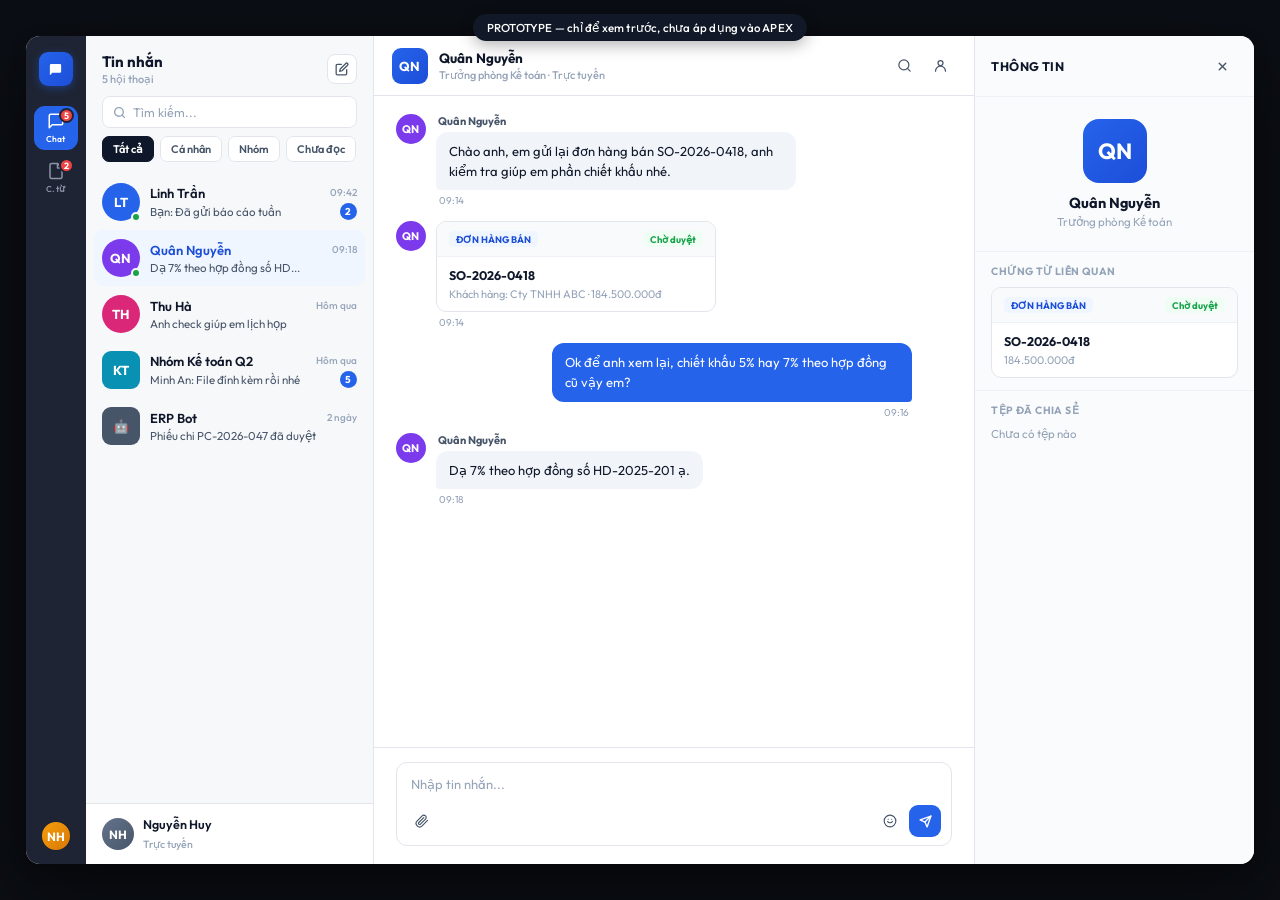
<file: messenger-redesign-prototype.html>
<!DOCTYPE html>
<html lang="vi">
<head>
<meta charset="UTF-8">
<meta name="viewport" content="width=device-width, initial-scale=1.0">
<title>Messenger Redesign Prototype — Enterprise</title>
<link rel="preconnect" href="https://fonts.googleapis.com">
<link href="https://fonts.googleapis.com/css2?family=Outfit:wght@300;400;500;600;700&display=swap" rel="stylesheet">
<style>
:root{
  --c-main:#2563EB;
  --c-main-dark:#1D4ED8;
  --c-main-tint:#EFF6FF;
  --rail-bg:#1E2433;
  --rail-bg-hover:#2A3142;
  --rail-active:#2563EB;
  --left-bg:#F7F8FA;
  --left-border:#E3E6EB;
  --text-1:#0F172A;
  --text-2:#475569;
  --text-3:#94A3B8;
  --border:#E2E6EC;
  --border-soft:#EEF1F5;
  --success:#16A34A;
  --danger:#DC2626;
  --warning:#D97706;
}
*{box-sizing:border-box;margin:0;padding:0}
body{
  font-family:'Outfit',-apple-system,BlinkMacSystemFont,'Segoe UI',sans-serif;
  background:#0B0E14;
  height:100vh;
  display:flex;
  align-items:center;
  justify-content:center;
  overflow:hidden;
}
::-webkit-scrollbar{width:7px;height:7px}
::-webkit-scrollbar-thumb{background:#CBD5E1;border-radius:10px}
::-webkit-scrollbar-track{background:transparent}

/* ===== Notice bar (prototype only) ===== */
.proto-badge{
  position:fixed;top:14px;left:50%;transform:translateX(-50%);
  background:#111827;color:#fff;font-size:11.5px;font-weight:500;
  padding:6px 14px;border-radius:999px;z-index:99999;letter-spacing:.2px;
  box-shadow:0 4px 16px rgba(0,0,0,.3);
}

#ms-root{
  width:1360px;max-width:96vw;height:860px;max-height:92vh;
  display:flex;
  background:#fff;
  border-radius:14px;
  overflow:hidden;
  box-shadow:0 30px 80px rgba(0,0,0,.45), 0 4px 18px rgba(0,0,0,.2);
}

/* ===================================================
   WORKSPACE RAIL — Slack-style vertical switcher
   =================================================== */
#ms-rail{
  width:60px;flex-shrink:0;
  background:var(--rail-bg);
  display:flex;flex-direction:column;align-items:center;
  padding:16px 0 12px;
  gap:6px;
}
.rail-logo{
  width:34px;height:34px;border-radius:9px;
  background:linear-gradient(135deg,#2563EB,#1D4ED8);
  display:flex;align-items:center;justify-content:center;
  margin-bottom:14px;
  box-shadow:0 2px 8px rgba(37,99,235,.4);
}
.rail-item{
  width:44px;height:44px;border-radius:11px;
  display:flex;flex-direction:column;align-items:center;justify-content:center;
  gap:3px;cursor:pointer;color:#8B93A7;
  transition:background .15s,color .15s;
  position:relative;
}
.rail-item:hover{background:var(--rail-bg-hover);color:#E2E6EE}
.rail-item.active{background:var(--rail-active);color:#fff}
.rail-item .rail-label{font-size:8.5px;font-weight:600;letter-spacing:.2px}
.rail-item .rail-badge{
  position:absolute;top:2px;right:4px;
  background:#EF4444;color:#fff;font-size:9px;font-weight:700;
  min-width:15px;height:15px;border-radius:999px;
  display:flex;align-items:center;justify-content:center;
  padding:0 3px;border:2px solid var(--rail-bg);
}
.rail-spacer{flex:1}
.rail-bottom{display:flex;flex-direction:column;align-items:center;gap:10px;padding-top:8px}
.rail-avatar{
  width:32px;height:32px;border-radius:50%;
  background:linear-gradient(135deg,#F59E0B,#D97706);
  display:flex;align-items:center;justify-content:center;
  color:#fff;font-size:12px;font-weight:700;cursor:pointer;
  border:2px solid var(--rail-bg);
}

/* ===================================================
   LEFT PANEL
   =================================================== */
#ms-left{
  width:288px;flex-shrink:0;
  background:var(--left-bg);
  border-right:1px solid var(--left-border);
  display:flex;flex-direction:column;
  overflow:hidden;
}
#ms-lp-app-header{
  display:flex;align-items:center;justify-content:space-between;
  padding:16px 16px 10px;
}
#ms-lp-app-header .title-wrap{display:flex;flex-direction:column}
#ms-lp-app-header .title{font-size:15px;font-weight:700;color:var(--text-1);letter-spacing:-.1px}
#ms-lp-app-header .subtitle{font-size:11px;color:var(--text-3);font-weight:500;margin-top:1px}
#ms-compose-btn{
  width:30px;height:30px;border-radius:8px;border:1px solid var(--border);
  background:#fff;display:flex;align-items:center;justify-content:center;
  cursor:pointer;color:var(--text-2);transition:.15s;
}
#ms-compose-btn:hover{background:var(--c-main-tint);border-color:var(--c-main);color:var(--c-main)}

/* Scope box — only visible in DOC rail mode */
#ms-scope-box{
  display:none;
  margin:0 16px 10px;
  background:#fff;border:1px solid var(--border);border-radius:10px;
  padding:9px 10px;
}
#ms-scope-box.visible{display:block}
#ms-scope-doc-label{
  display:flex;align-items:center;gap:6px;
  font-size:11.5px;font-weight:600;color:var(--c-main-dark);
  margin-bottom:8px;
}
#ms-scope-doc-label svg{flex-shrink:0}
#ms-scope-doc-text{white-space:nowrap;overflow:hidden;text-overflow:ellipsis}
.ms-scope-seg{
  display:flex;background:#F1F5F9;border-radius:7px;padding:2px;gap:2px;
}
.ms-scope-seg button{
  flex:1;border:none;background:transparent;border-radius:6px;
  font-family:inherit;font-size:11px;font-weight:600;color:var(--text-2);
  padding:6px 4px;cursor:pointer;transition:.15s;display:flex;align-items:center;justify-content:center;gap:4px;
}
.ms-scope-seg button.active{background:#fff;color:var(--c-main-dark);box-shadow:0 1px 3px rgba(0,0,0,.08)}
.ms-seg-count{
  background:var(--c-main);color:#fff;font-size:9.5px;font-weight:700;
  min-width:14px;height:14px;border-radius:999px;display:flex;align-items:center;justify-content:center;padding:0 3px;
}
.ms-scope-seg button:not(.active) .ms-seg-count{background:#94A3B8}

#ms-lp-header{padding:0 16px 10px}
.ms-search-wrap{
  display:flex;align-items:center;gap:7px;
  background:#fff;border:1px solid var(--border);border-radius:8px;
  padding:7px 10px;
}
.ms-search-wrap input{
  border:none;outline:none;font-family:inherit;font-size:12.5px;color:var(--text-1);
  flex:1;background:transparent;
}
.ms-search-wrap input::placeholder{color:var(--text-3)}

#ms-filter-row{display:flex;gap:6px;margin-top:8px;overflow-x:auto}
.ms-filter-chip{
  border:1px solid var(--border);background:#fff;border-radius:7px;
  font-family:inherit;font-size:11px;font-weight:600;color:var(--text-2);
  padding:5px 10px;cursor:pointer;white-space:nowrap;transition:.15s;
}
.ms-filter-chip.active{background:var(--text-1);border-color:var(--text-1);color:#fff}

#ms-conv-list{flex:1;overflow-y:auto;padding:2px 8px}
.ms-conv-item{
  width:100%;display:flex;align-items:center;gap:10px;
  padding:9px 8px;border-radius:9px;border:none;background:transparent;
  cursor:pointer;text-align:left;font-family:inherit;
  transition:background .12s;
  position:relative;
}
.ms-conv-item:hover{background:#EEF1F6}
.ms-conv-item.active{background:var(--c-main-tint)}
.ms-conv-item.active .ci-name{color:var(--c-main-dark)}
.ci-avatar{
  width:38px;height:38px;border-radius:9px;flex-shrink:0;
  display:flex;align-items:center;justify-content:center;
  color:#fff;font-size:13px;font-weight:700;position:relative;
}
.ci-avatar.circle{border-radius:50%}
.ci-online-dot{
  position:absolute;bottom:-1px;right:-1px;width:10px;height:10px;border-radius:50%;
  background:var(--success);border:2px solid var(--left-bg);
}
.ci-body{flex:1;min-width:0}
.ci-top{display:flex;align-items:center;justify-content:space-between;gap:6px}
.ci-name{font-size:13px;font-weight:600;color:var(--text-1);white-space:nowrap;overflow:hidden;text-overflow:ellipsis}
.ci-time{font-size:10px;color:var(--text-3);flex-shrink:0;font-weight:500}
.ci-bottom{display:flex;align-items:center;justify-content:space-between;gap:6px;margin-top:2px}
.ci-preview{font-size:11.5px;color:var(--text-2);white-space:nowrap;overflow:hidden;text-overflow:ellipsis;flex:1}
.ci-badge{
  background:var(--c-main);color:#fff;font-size:10px;font-weight:700;
  min-width:17px;height:17px;border-radius:999px;display:flex;align-items:center;justify-content:center;padding:0 4px;flex-shrink:0;
}
.ci-docbadge{
  display:inline-flex;align-items:center;gap:3px;font-size:9.5px;font-weight:700;color:var(--c-main-dark);
  background:var(--c-main-tint);border-radius:5px;padding:1px 5px;margin-top:3px;
}

#ms-user-row{
  display:flex;align-items:center;gap:9px;padding:12px 16px;
  border-top:1px solid var(--left-border);background:#fff;
}
#ms-user-avatar{
  width:32px;height:32px;border-radius:50%;background:linear-gradient(135deg,#64748B,#475569);
  display:flex;align-items:center;justify-content:center;color:#fff;font-size:12px;font-weight:700;
}
#ms-user-name{font-size:12.5px;font-weight:600;color:var(--text-1);display:block}

/* ===================================================
   CENTER PANEL
   =================================================== */
#ms-center{flex:1;display:flex;flex-direction:column;min-width:0;background:#fff;position:relative}
#ms-chat-header{
  height:60px;flex-shrink:0;display:flex;align-items:center;gap:11px;
  padding:0 18px;border-bottom:1px solid var(--border);
}
#ms-chat-header-av{
  width:36px;height:36px;border-radius:9px;background:linear-gradient(135deg,#2563EB,#1D4ED8);
  display:flex;align-items:center;justify-content:center;color:#fff;font-size:13px;font-weight:700;flex-shrink:0;
}
#ms-chat-header-info{flex:1;min-width:0;display:flex;flex-direction:column}
#ms-chat-header-name{font-size:13.5px;font-weight:700;color:var(--text-1)}
#ms-chat-header-sub{font-size:11px;color:var(--text-3);font-weight:500;margin-top:1px}
.ms-doc-pill{
  display:inline-flex;align-items:center;gap:4px;
  background:var(--c-main-tint);color:var(--c-main-dark);
  font-size:10.5px;font-weight:700;padding:3px 9px;border-radius:6px;
}
#ms-chat-header-actions{display:flex;gap:4px}
.ms-hdr-btn{
  width:32px;height:32px;border-radius:8px;border:none;background:transparent;
  display:flex;align-items:center;justify-content:center;color:var(--text-2);cursor:pointer;transition:.15s;
}
.ms-hdr-btn:hover{background:#F1F5F9}

/* Cross-doc banner */
#ms-crossdoc-banner{
  display:none;align-items:center;gap:9px;
  background:#FFFBEB;border-bottom:1px solid #FDE68A;padding:9px 18px;
}
#ms-crossdoc-banner.visible{display:flex}
.ms-cd-icon{color:var(--warning);flex-shrink:0;display:flex}
#ms-crossdoc-text{flex:1;font-size:12px;color:#92400E;font-weight:500}
#ms-crossdoc-text b{font-weight:700}
.ms-cd-view{
  border:none;background:var(--warning);color:#fff;font-size:11px;font-weight:700;
  padding:5px 12px;border-radius:6px;cursor:pointer;font-family:inherit;
}

#ms-messages{flex:1;overflow-y:auto;padding:18px 22px;display:flex;flex-direction:column;gap:14px}
.ms-msg-group{display:flex;gap:10px;max-width:72%}
.ms-msg-group.mine{align-self:flex-end;flex-direction:row-reverse}
.ms-msg-av{width:30px;height:30px;border-radius:50%;flex-shrink:0;display:flex;align-items:center;justify-content:center;color:#fff;font-size:11px;font-weight:700}
.ms-msg-group.mine .ms-msg-av{visibility:hidden}
.ms-msg-col{display:flex;flex-direction:column;gap:3px}
.ms-msg-group.mine .ms-msg-col{align-items:flex-end}
.ms-msg-sender{font-size:11px;font-weight:700;color:var(--text-2);margin-bottom:1px;margin-left:2px}
.ms-bubble{
  font-size:13px;line-height:1.55;padding:9px 13px;border-radius:12px;
  background:#F1F4F8;color:var(--text-1);
}
.ms-msg-group.mine .ms-bubble{
  background:var(--c-main);color:#fff;border-bottom-right-radius:4px;
}
.ms-msg-group:not(.mine) .ms-bubble{border-bottom-left-radius:4px}
.ms-msg-time{font-size:10px;color:var(--text-3);margin-top:1px;padding:0 3px}

/* ERP doc card inline */
.ms-erp-card{
  background:#fff;border:1px solid var(--border);border-radius:10px;overflow:hidden;width:280px;
}
.ms-erp-card-head{display:flex;align-items:center;justify-content:space-between;padding:9px 12px;background:#F8FAFC;border-bottom:1px solid var(--border-soft)}
.ms-erp-badge{font-size:9.5px;font-weight:700;color:var(--c-main-dark);background:var(--c-main-tint);padding:2px 7px;border-radius:5px}
.ms-erp-status{font-size:9.5px;font-weight:700;color:var(--success);background:#F0FDF4;padding:2px 7px;border-radius:5px}
.ms-erp-card-body{padding:10px 12px}
.ms-erp-title{font-size:12.5px;font-weight:700;color:var(--text-1);margin-bottom:4px}
.ms-erp-meta{font-size:11px;color:var(--text-3)}

#ms-input-area{padding:14px 22px 18px;border-top:1px solid var(--border)}
.ms-input-box{border:1.5px solid var(--border);border-radius:11px;padding:8px 10px;background:#fff;transition:.15s}
.ms-input-box:focus-within{border-color:var(--c-main)}
#ms-chat-input{
  min-height:34px;max-height:140px;overflow-y:auto;font-size:13px;color:var(--text-1);
  outline:none;line-height:1.5;padding:4px 4px 8px;
}
#ms-chat-input:empty:before{content:attr(data-placeholder);color:var(--text-3)}
#ms-input-row{display:flex;align-items:center;justify-content:space-between}
.ms-tb-btn{
  width:30px;height:30px;border-radius:7px;border:none;background:transparent;
  display:flex;align-items:center;justify-content:center;color:var(--text-2);cursor:pointer;transition:.15s;
}
.ms-tb-btn:hover{background:#F1F5F9}
#ms-send-btn{
  width:32px;height:32px;border-radius:9px;border:none;background:var(--c-main);
  display:flex;align-items:center;justify-content:center;cursor:pointer;transition:.15s;
}
#ms-send-btn:hover{background:var(--c-main-dark)}
.ms-input-row-right{display:flex;align-items:center;gap:4px}

/* ===================================================
   RIGHT PANEL
   =================================================== */
#ms-right{width:280px;flex-shrink:0;border-left:1px solid var(--border);background:#FAFBFC;display:flex;flex-direction:column;overflow-y:auto}
#ms-right-header{display:flex;align-items:center;justify-content:space-between;padding:14px 16px;border-bottom:1px solid var(--border-soft)}
#ms-right-header span{font-size:12.5px;font-weight:700;color:var(--text-1);text-transform:uppercase;letter-spacing:.4px}
.ms-rp-profile{display:flex;flex-direction:column;align-items:center;padding:22px 16px}
.ms-rp-avatar{width:64px;height:64px;border-radius:16px;background:linear-gradient(135deg,#2563EB,#1D4ED8);display:flex;align-items:center;justify-content:center;color:#fff;font-size:22px;font-weight:700;margin-bottom:10px}
.ms-rp-name{font-size:14.5px;font-weight:700;color:var(--text-1)}
.ms-rp-sub{font-size:11.5px;color:var(--text-3);margin-top:2px}
.ms-rp-section{padding:12px 16px;border-top:1px solid var(--border-soft)}
.ms-rp-section-title{font-size:10.5px;font-weight:700;color:var(--text-3);text-transform:uppercase;letter-spacing:.4px;margin-bottom:9px}
.ms-rp-member-row{display:flex;align-items:center;gap:9px;padding:6px 0;font-size:12.5px;color:var(--text-1);font-weight:500}
.ms-rp-member-av{width:26px;height:26px;border-radius:50%;display:flex;align-items:center;justify-content:center;color:#fff;font-size:10px;font-weight:700;flex-shrink:0}

/* ===================================================
   EMPTY STATE
   =================================================== */
#ms-no-conv{display:none;flex:1;flex-direction:column;align-items:center;justify-content:center;gap:10px;color:var(--text-3)}
#ms-no-conv p{font-size:13px;font-weight:500}
</style>
</head>
<body>

<div class="proto-badge">PROTOTYPE — chỉ để xem trước, chưa áp dụng vào APEX</div>

<div id="ms-root">

  <!-- ============ WORKSPACE RAIL ============ -->
  <div id="ms-rail">
    <div class="rail-logo">
      <svg width="15" height="15" viewBox="0 0 24 24" fill="white"><path d="M21 15a2 2 0 0 1-2 2H7l-4 4V5a2 2 0 0 1 2-2h14a2 2 0 0 1 2 2z"/></svg>
    </div>
    <div class="rail-item active" id="rail-chat" onclick="switchRail('chat')" title="Tin nhắn">
      <svg width="18" height="18" viewBox="0 0 24 24" fill="none" stroke="currentColor" stroke-width="2" stroke-linecap="round" stroke-linejoin="round"><path d="M21 15a2 2 0 0 1-2 2H7l-4 4V5a2 2 0 0 1 2-2h14a2 2 0 0 1 2 2z"/></svg>
      <span class="rail-label">Chat</span>
      <span class="rail-badge">5</span>
    </div>
    <div class="rail-item" id="rail-doc" onclick="switchRail('doc')" title="Chứng từ">
      <svg width="18" height="18" viewBox="0 0 24 24" fill="none" stroke="currentColor" stroke-width="2" stroke-linecap="round" stroke-linejoin="round"><path d="M14 2H6a2 2 0 0 0-2 2v16a2 2 0 0 0 2 2h12a2 2 0 0 0 2-2V8z"/><polyline points="14 2 14 8 20 8"/></svg>
      <span class="rail-label">C.từ</span>
      <span class="rail-badge">2</span>
    </div>
    <div class="rail-spacer"></div>
    <div class="rail-bottom">
      <div class="rail-avatar">NH</div>
    </div>
  </div>

  <!-- ============ LEFT PANEL ============ -->
  <div id="ms-left">
    <div id="ms-lp-app-header">
      <div class="title-wrap">
        <span class="title" id="lp-title">Tin nhắn</span>
        <span class="subtitle" id="lp-subtitle">5 hội thoại</span>
      </div>
      <button type="button" id="ms-compose-btn" title="Soạn tin nhắn mới">
        <svg width="14" height="14" viewBox="0 0 24 24" fill="none" stroke="currentColor" stroke-width="2.2" stroke-linecap="round" stroke-linejoin="round"><path d="M11 4H4a2 2 0 0 0-2 2v14a2 2 0 0 0 2 2h14a2 2 0 0 0 2-2v-7"/><path d="M18.5 2.5a2.121 2.121 0 0 1 3 3L12 15l-4 1 1-4 9.5-9.5z"/></svg>
      </button>
    </div>

    <!-- Scope box: chỉ hiện ở rail "Chứng từ" -->
    <div id="ms-scope-box">
      <div id="ms-scope-doc-label">
        <svg width="13" height="13" viewBox="0 0 24 24" fill="none" stroke="#1D4ED8" stroke-width="2.2" stroke-linecap="round" stroke-linejoin="round"><path d="M14 2H6a2 2 0 0 0-2 2v16a2 2 0 0 0 2 2h12a2 2 0 0 0 2-2V8z"/><polyline points="14 2 14 8 20 8"/></svg>
        <span id="ms-scope-doc-text">Đơn hàng bán #SO-2026-0418</span>
      </div>
      <div class="ms-scope-seg">
        <button type="button" id="ms-seg-doc" class="active" onclick="setScope('DOC')">Chứng từ này<span class="ms-seg-count">2</span></button>
        <button type="button" id="ms-seg-all" onclick="setScope('ALL')">Tất cả</button>
      </div>
    </div>

    <div id="ms-lp-header">
      <div class="ms-search-wrap">
        <svg width="13" height="13" viewBox="0 0 24 24" fill="none" stroke="#94A3B8" stroke-width="2.5" stroke-linecap="round"><circle cx="11" cy="11" r="8"/><path d="m21 21-4.35-4.35"/></svg>
        <input type="text" placeholder="Tìm kiếm...">
      </div>
      <div id="ms-filter-row">
        <button type="button" class="ms-filter-chip active">Tất cả</button>
        <button type="button" class="ms-filter-chip">Cá nhân</button>
        <button type="button" class="ms-filter-chip">Nhóm</button>
        <button type="button" class="ms-filter-chip">Chưa đọc</button>
      </div>
    </div>

    <div id="ms-conv-list"></div>

    <div id="ms-user-row">
      <div id="ms-user-avatar">NH</div>
      <div>
        <span id="ms-user-name">Nguyễn Huy</span>
        <span style="font-size:10.5px;color:#94A3B8;font-weight:500">Trực tuyến</span>
      </div>
    </div>
  </div>

  <!-- ============ CENTER PANEL ============ -->
  <div id="ms-center">
    <div id="ms-chat-header">
      <div id="ms-chat-header-av">QN</div>
      <div id="ms-chat-header-info">
        <span id="ms-chat-header-name">Quân Nguyễn</span>
        <span id="ms-chat-header-sub">Trưởng phòng Kế toán &middot; Trực tuyến</span>
      </div>
      <div id="ms-chat-header-actions">
        <button type="button" class="ms-hdr-btn" title="Tìm kiếm"><svg width="15" height="15" viewBox="0 0 24 24" fill="none" stroke="currentColor" stroke-width="2" stroke-linecap="round" stroke-linejoin="round"><circle cx="11" cy="11" r="8"/><path d="m21 21-4.35-4.35"/></svg></button>
        <button type="button" class="ms-hdr-btn" title="Thông tin" onclick="toggleRight()"><svg width="15" height="15" viewBox="0 0 24 24" fill="none" stroke="currentColor" stroke-width="2" stroke-linecap="round" stroke-linejoin="round"><circle cx="12" cy="8" r="4"/><path d="M20 21a8 8 0 1 0-16 0"/></svg></button>
      </div>
    </div>

    <div id="ms-crossdoc-banner">
      <div class="ms-cd-icon"><svg width="14" height="14" viewBox="0 0 24 24" fill="none" stroke="currentColor" stroke-width="2.2" stroke-linecap="round" stroke-linejoin="round"><path d="M21 15a2 2 0 0 1-2 2H7l-4 4V5a2 2 0 0 1 2-2h14a2 2 0 0 1 2 2z"/></svg></div>
      <div id="ms-crossdoc-text">Tin nhắn mới ở <b>Phiếu chi PC-2026-047</b></div>
      <button type="button" class="ms-cd-view">Xem</button>
    </div>

    <div id="ms-messages">
      <div class="ms-msg-group">
        <div class="ms-msg-av" style="background:#7C3AED">QN</div>
        <div class="ms-msg-col">
          <span class="ms-msg-sender">Quân Nguyễn</span>
          <div class="ms-bubble">Chào anh, em gửi lại đơn hàng bán SO-2026-0418, anh kiểm tra giúp em phần chiết khấu nhé.</div>
          <span class="ms-msg-time">09:14</span>
        </div>
      </div>
      <div class="ms-msg-group">
        <div class="ms-msg-av" style="background:#7C3AED">QN</div>
        <div class="ms-msg-col">
          <div class="ms-erp-card">
            <div class="ms-erp-card-head">
              <span class="ms-erp-badge">ĐƠN HÀNG BÁN</span>
              <span class="ms-erp-status">Chờ duyệt</span>
            </div>
            <div class="ms-erp-card-body">
              <div class="ms-erp-title">SO-2026-0418</div>
              <div class="ms-erp-meta">Khách hàng: Cty TNHH ABC &middot; 184.500.000đ</div>
            </div>
          </div>
          <span class="ms-msg-time">09:14</span>
        </div>
      </div>
      <div class="ms-msg-group mine">
        <div class="ms-msg-av"></div>
        <div class="ms-msg-col">
          <div class="ms-bubble">Ok để anh xem lại, chiết khấu 5% hay 7% theo hợp đồng cũ vậy em?</div>
          <span class="ms-msg-time">09:16</span>
        </div>
      </div>
      <div class="ms-msg-group">
        <div class="ms-msg-av" style="background:#7C3AED">QN</div>
        <div class="ms-msg-col">
          <span class="ms-msg-sender">Quân Nguyễn</span>
          <div class="ms-bubble">Dạ 7% theo hợp đồng số HD-2025-201 ạ.</div>
          <span class="ms-msg-time">09:18</span>
        </div>
      </div>
    </div>

    <div id="ms-input-area">
      <div class="ms-input-box">
        <div id="ms-chat-input" contenteditable="true" data-placeholder="Nhập tin nhắn..."></div>
        <div id="ms-input-row">
          <button type="button" class="ms-tb-btn" title="Đính kèm"><svg width="14" height="14" viewBox="0 0 24 24" fill="none" stroke="currentColor" stroke-width="2" stroke-linecap="round" stroke-linejoin="round"><path d="m21.44 11.05-9.19 9.19a6 6 0 0 1-8.49-8.49l8.57-8.57A4 4 0 1 1 18 8.84l-8.59 8.57a2 2 0 0 1-2.83-2.83l8.49-8.48"/></svg></button>
          <div class="ms-input-row-right">
            <button type="button" class="ms-tb-btn" title="Emoji"><svg width="14" height="14" viewBox="0 0 24 24" fill="none" stroke="currentColor" stroke-width="2" stroke-linecap="round" stroke-linejoin="round"><circle cx="12" cy="12" r="10"/><path d="M8 13s1.5 2 4 2 4-2 4-2"/><line x1="9" y1="9" x2="9.01" y2="9"/><line x1="15" y1="9" x2="15.01" y2="9"/></svg></button>
            <button type="button" id="ms-send-btn" title="Gửi">
              <svg width="13" height="13" viewBox="0 0 24 24" fill="none" stroke="white" stroke-width="2.5" stroke-linecap="round" stroke-linejoin="round"><line x1="22" y1="2" x2="11" y2="13"/><polygon points="22 2 15 22 11 13 2 9 22 2"/></svg>
            </button>
          </div>
        </div>
      </div>
    </div>
  </div>

  <!-- ============ RIGHT PANEL ============ -->
  <div id="ms-right">
    <div id="ms-right-header">
      <span>Thông tin</span>
      <button type="button" class="ms-hdr-btn" onclick="toggleRight()"><svg width="13" height="13" viewBox="0 0 24 24" fill="none" stroke="currentColor" stroke-width="2.5" stroke-linecap="round"><line x1="18" y1="6" x2="6" y2="18"/><line x1="6" y1="6" x2="18" y2="18"/></svg></button>
    </div>
    <div class="ms-rp-profile">
      <div class="ms-rp-avatar">QN</div>
      <div class="ms-rp-name">Quân Nguyễn</div>
      <div class="ms-rp-sub">Trưởng phòng Kế toán</div>
    </div>
    <div class="ms-rp-section">
      <div class="ms-rp-section-title">Chứng từ liên quan</div>
      <div class="ms-erp-card" style="width:auto">
        <div class="ms-erp-card-head">
          <span class="ms-erp-badge">ĐƠN HÀNG BÁN</span>
          <span class="ms-erp-status">Chờ duyệt</span>
        </div>
        <div class="ms-erp-card-body">
          <div class="ms-erp-title">SO-2026-0418</div>
          <div class="ms-erp-meta">184.500.000đ</div>
        </div>
      </div>
    </div>
    <div class="ms-rp-section">
      <div class="ms-rp-section-title">Tệp đã chia sẻ</div>
      <div style="font-size:11.5px;color:var(--text-3)">Chưa có tệp nào</div>
    </div>
  </div>

</div>

<script>
const CONVS_CHAT = [
  {id:1,name:'Linh Trần',sub:'Bạn: Đã gửi báo cáo tuần',time:'09:42',unread:2,color:'#2563EB',type:'dm',online:true,init:'LT'},
  {id:2,name:'Quân Nguyễn',sub:'Dạ 7% theo hợp đồng số HD...',time:'09:18',unread:0,color:'#7C3AED',type:'dm',online:true,init:'QN',active:true},
  {id:3,name:'Thu Hà',sub:'Anh check giúp em lịch họp',time:'Hôm qua',unread:0,color:'#DB2777',type:'dm',online:false,init:'TH'},
  {id:4,name:'Nhóm Kế toán Q2',sub:'Minh An: File đính kèm rồi nhé',time:'Hôm qua',unread:5,color:'#0891B2',type:'group',init:'KT'},
  {id:5,name:'ERP Bot',sub:'Phiếu chi PC-2026-047 đã duyệt',time:'2 ngày',unread:0,color:'#475569',type:'bot',init:'🤖'},
];
const CONVS_DOC = [
  {id:6,name:'Quân Nguyễn',sub:'Dạ 7% theo hợp đồng số HD...',time:'09:18',unread:0,color:'#7C3AED',type:'dm',online:true,init:'QN',doc:'SO-2026-0418',active:true},
  {id:7,name:'Nhóm duyệt SO-0418',sub:'Minh An: Đã chuyển kế toán trưởng',time:'08:50',unread:1,color:'#0891B2',type:'group',doc:'SO-2026-0418'},
];

function avatarShape(c){ return c.type==='dm' ? 'circle' : ''; }

function renderConvList(list){
  const wrap = document.getElementById('ms-conv-list');
  wrap.innerHTML = list.map(c => `
    <button type="button" class="ms-conv-item ${c.active?'active':''}">
      <div class="ci-avatar ${avatarShape(c)}" style="background:${c.color}">
        ${c.init}
        ${c.online ? '<span class="ci-online-dot"></span>' : ''}
      </div>
      <div class="ci-body">
        <div class="ci-top">
          <span class="ci-name">${c.name}</span>
          <span class="ci-time">${c.time}</span>
        </div>
        <div class="ci-bottom">
          <span class="ci-preview">${c.sub}</span>
          ${c.unread ? `<span class="ci-badge">${c.unread}</span>` : ''}
        </div>
        ${c.doc ? `<span class="ci-docbadge">${c.doc}</span>` : ''}
      </div>
    </button>
  `).join('');
}

function switchRail(mode){
  document.getElementById('rail-chat').classList.toggle('active', mode==='chat');
  document.getElementById('rail-doc').classList.toggle('active', mode==='doc');
  const scopeBox = document.getElementById('ms-scope-box');
  const title = document.getElementById('lp-title');
  const subtitle = document.getElementById('lp-subtitle');
  if(mode==='doc'){
    scopeBox.classList.add('visible');
    title.textContent = 'Chứng từ';
    subtitle.textContent = 'SO-2026-0418';
    renderConvList(CONVS_DOC);
  } else {
    scopeBox.classList.remove('visible');
    title.textContent = 'Tin nhắn';
    subtitle.textContent = CONVS_CHAT.length + ' hội thoại';
    renderConvList(CONVS_CHAT);
  }
}

function setScope(scope){
  document.getElementById('ms-seg-doc').classList.toggle('active', scope==='DOC');
  document.getElementById('ms-seg-all').classList.toggle('active', scope==='ALL');
  if(scope==='ALL'){
    renderConvList(CONVS_CHAT.concat(CONVS_DOC.filter(c=>!CONVS_CHAT.find(x=>x.id===c.id))));
  } else {
    renderConvList(CONVS_DOC);
  }
}

function toggleRight(){
  const rp = document.getElementById('ms-right');
  rp.style.display = rp.style.display === 'none' ? 'flex' : 'none';
}

renderConvList(CONVS_CHAT);
</script>

</body>
</html>
</file>
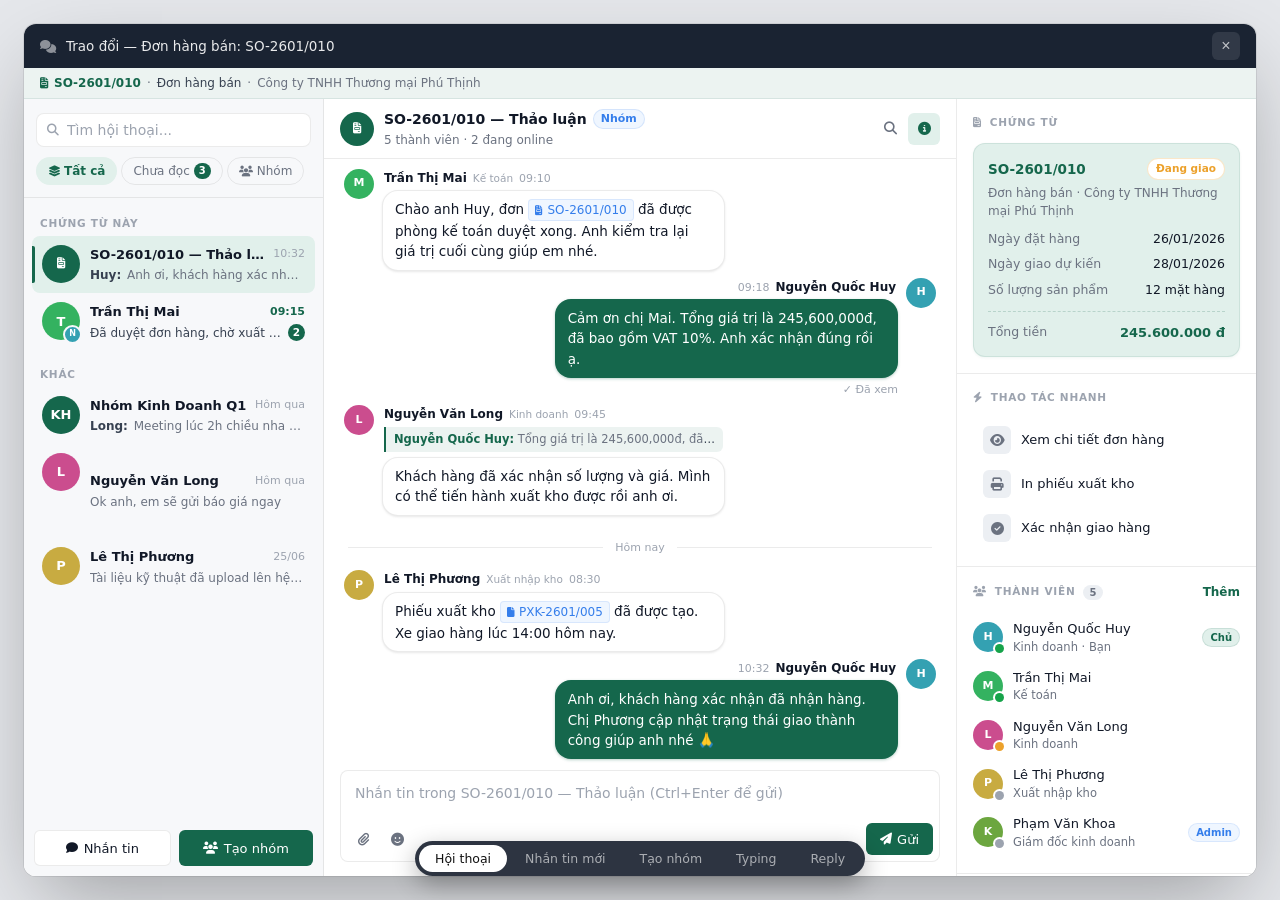
<file: doc-chat/preview.html>
<!DOCTYPE html>
<html lang="vi">
<head>
<meta charset="UTF-8">
<meta name="viewport" content="width=device-width, initial-scale=1.0">
<title>Doc Chat — Preview</title>
<link rel="stylesheet" href="https://cdnjs.cloudflare.com/ajax/libs/font-awesome/6.5.0/css/all.min.css">
<style>
  * { box-sizing: border-box; margin: 0; padding: 0; }
  body {
    font-family: -apple-system, BlinkMacSystemFont, 'Segoe UI', system-ui, sans-serif;
    background: #E5E7EB;
    min-height: 100vh;
    display: flex; align-items: center; justify-content: center;
    padding: 24px;
  }

  /* Giả lập APEX modal dialog */
  .apex-modal-shell {
    width: 1480px; max-width: 100%;
    height: 860px; max-height: calc(100vh - 48px);
    background: #fff;
    border-radius: 12px;
    box-shadow: 0 32px 80px -16px rgba(0,0,0,.32), 0 0 0 1px rgba(0,0,0,.08);
    overflow: hidden;
    display: flex; flex-direction: column;
  }

  /* Titlebar APEX */
  .apex-titlebar {
    background: #1a2332;
    padding: 0 16px;
    height: 44px;
    display: flex; align-items: center; gap: 10px;
    flex-shrink: 0;
  }
  .apex-title { color: rgba(255,255,255,.9); font-size: 13.5px; font-weight: 500; flex: 1; }
  .apex-close {
    width: 28px; height: 28px; border-radius: 6px;
    background: rgba(255,255,255,.1); border: none; cursor: pointer;
    display: grid; place-items: center; color: rgba(255,255,255,.7);
    font-size: 16px; transition: background .15s;
  }
  .apex-close:hover { background: rgba(255,255,255,.18); color: #fff; }

  /* Doc Chat content area */
  #doc-chat-root {
    flex: 1; min-height: 0;
    display: flex; flex-direction: column;
    overflow: hidden;
  }

  /* ── Switcher tabs ── */
  .preview-tabs {
    position: fixed; bottom: 24px; left: 50%; transform: translateX(-50%);
    background: rgba(17,24,39,.88); backdrop-filter: blur(8px);
    border-radius: 999px; padding: 4px;
    display: flex; gap: 2px; z-index: 9999;
    box-shadow: 0 8px 24px rgba(0,0,0,.3);
  }
  .preview-tab {
    padding: 6px 16px; border-radius: 999px; border: none;
    font-size: 12.5px; font-weight: 500; cursor: pointer;
    color: rgba(255,255,255,.6); background: transparent;
    transition: background .15s, color .15s; font-family: inherit;
  }
  .preview-tab.active { background: #fff; color: #111; }
</style>
<link rel="stylesheet" href="doc-chat.css">
</head>
<body>

<div class="apex-modal-shell">
  <!-- Titlebar giả lập APEX dialog -->
  <div class="apex-titlebar">
    <i class="fa fa-comments" style="color:rgba(255,255,255,.5);font-size:13px"></i>
    <span class="apex-title">Trao đổi — Đơn hàng bán: SO-2601/010</span>
    <button class="apex-close">×</button>
  </div>

  <!-- Doc Chat Root -->
  <div id="doc-chat-root">
    <div class="modal">

      <!-- Context bar -->
      <div class="dc-ctx-bar">
        <i class="fa fa-file-invoice" style="color:var(--primary);font-size:11px"></i>
        <span style="font-weight:600;color:var(--primary)">SO-2601/010</span>
        <span style="color:var(--text-3)">·</span>
        <span>Đơn hàng bán</span>
        <span style="color:var(--text-3)">·</span>
        <span style="color:var(--text-3)">Công ty TNHH Thương mại Phú Thịnh</span>
      </div>

      <!-- 3-column body -->
      <div class="modal-body with-info" id="dc-body">

        <!-- ══ LEFT: Conversation list ══ -->
        <div class="convo-pane">
          <div id="dc-list-screen" class="dc-screen">

            <!-- Toolbar -->
            <div class="convo-toolbar">
              <div class="convo-search">
                <i class="fa fa-search" style="font-size:12px;flex-shrink:0"></i>
                <input id="dc-conv-search" type="text" placeholder="Tìm hội thoại...">
              </div>
              <div class="convo-tabs">
                <button class="convo-tab active" data-filter="ALL">
                  <i class="fa fa-layer-group" style="font-size:11px"></i> Tất cả
                </button>
                <button class="convo-tab" data-filter="UNREAD">
                  Chưa đọc <span style="background:var(--primary);color:#fff;border-radius:999px;font-size:10px;font-weight:700;padding:0 5px;line-height:16px">3</span>
                </button>
                <button class="convo-tab" data-filter="CHANNEL">
                  <i class="fa fa-users" style="font-size:11px"></i> Nhóm
                </button>
              </div>
            </div>

            <!-- Conv list -->
            <div id="dc-conv-list">
              <div class="convo-list">
                <div class="convo-section-label">Chứng từ này</div>

                <!-- Conv item active -->
                <div class="convo-item active" data-conv-id="1">
                  <div class="convo-avatar-wrap">
                    <div class="convo-avatar group" style="font-size:11px">
                      <i class="fa fa-file-invoice"></i>
                    </div>
                  </div>
                  <div class="convo-content">
                    <div class="convo-row1">
                      <span class="convo-name">SO-2601/010 — Thảo luận</span>
                      <span class="convo-time">10:32</span>
                    </div>
                    <div class="convo-row2">
                      <span class="convo-preview"><span class="convo-sender-name">Huy:</span> Anh ơi, khách hàng xác nhận...</span>
                    </div>
                  </div>
                </div>

                <!-- Conv item unread -->
                <div class="convo-item unread" data-conv-id="2">
                  <div class="convo-avatar-wrap">
                    <div class="convo-avatar" style="background:hsl(141,55%,45%)">T</div>
                    <div class="convo-sender-badge" style="background:hsl(188,55%,45%)">N</div>
                  </div>
                  <div class="convo-content">
                    <div class="convo-row1">
                      <span class="convo-name">Trần Thị Mai</span>
                      <span class="convo-time">09:15</span>
                    </div>
                    <div class="convo-row2">
                      <span class="convo-preview">Đã duyệt đơn hàng, chờ xuất kho</span>
                      <div class="convo-meta">
                        <span class="convo-badge">2</span>
                      </div>
                    </div>
                  </div>
                </div>

                <div class="convo-section-label" style="margin-top:4px">Khác</div>

                <!-- Conv item normal -->
                <div class="convo-item" data-conv-id="3">
                  <div class="convo-avatar-wrap">
                    <div class="convo-avatar group">KH</div>
                  </div>
                  <div class="convo-content">
                    <div class="convo-row1">
                      <span class="convo-name">Nhóm Kinh Doanh Q1</span>
                      <span class="convo-time">Hôm qua</span>
                    </div>
                    <div class="convo-row2">
                      <span class="convo-preview"><span class="convo-sender-name">Long:</span> Meeting lúc 2h chiều nha mọi người</span>
                    </div>
                  </div>
                </div>

                <div class="convo-item" data-conv-id="4">
                  <div class="convo-avatar-wrap">
                    <div class="convo-avatar" style="background:hsl(329,55%,55%)">L</div>
                    <div class="convo-avatar .presence"></div>
                  </div>
                  <div class="convo-content">
                    <div class="convo-row1">
                      <span class="convo-name">Nguyễn Văn Long</span>
                      <span class="convo-time">Hôm qua</span>
                    </div>
                    <div class="convo-row2">
                      <span class="convo-preview">Ok anh, em sẽ gửi báo giá ngay</span>
                    </div>
                  </div>
                </div>

                <div class="convo-item" data-conv-id="5">
                  <div class="convo-avatar-wrap">
                    <div class="convo-avatar" style="background:hsl(47,55%,52%)">P</div>
                  </div>
                  <div class="convo-content">
                    <div class="convo-row1">
                      <span class="convo-name">Lê Thị Phương</span>
                      <span class="convo-time">25/06</span>
                    </div>
                    <div class="convo-row2">
                      <span class="convo-preview">Tài liệu kỹ thuật đã upload lên hệ thống</span>
                    </div>
                  </div>
                </div>
              </div>
            </div>

            <!-- Action buttons -->
            <div class="dc-list-actions">
              <button id="dc-btn-dm" class="btn-ghost">
                <i class="fa fa-comment" style="font-size:12px"></i> Nhắn tin
              </button>
              <button id="dc-btn-group" class="btn-primary">
                <i class="fa fa-users" style="font-size:12px"></i> Tạo nhóm
              </button>
            </div>
          </div>
        </div>

        <!-- ══ CENTER: Chat pane ══ -->
        <div class="chat-pane">

          <!-- Header -->
          <div class="chat-head" id="dc-chat-head">
            <div class="chat-head-avatar group" style="font-size:11px">
              <i class="fa fa-file-invoice"></i>
            </div>
            <div class="chat-head-info">
              <div class="chat-head-title" id="dc-chat-head-title">
                SO-2601/010 — Thảo luận
                <span style="background:var(--info-50);color:var(--info);font-size:11px;font-weight:600;padding:1px 7px;border-radius:999px;border:1px solid rgba(53,126,235,.15)">Nhóm</span>
              </div>
              <div class="chat-head-sub">5 thành viên · 2 đang online</div>
            </div>
            <div class="chat-head-actions">
              <button class="icon-btn" id="dc-btn-search-toggle" title="Tìm trong hội thoại">
                <i class="fa fa-search" style="font-size:13px"></i>
              </button>
              <button class="icon-btn active" id="dc-btn-info" title="Thông tin">
                <i class="fa fa-info-circle" style="font-size:13px"></i>
              </button>
            </div>
          </div>

          <!-- Search bar (hidden by default) -->
          <div class="chat-search-bar" id="dc-msg-search-bar" style="display:none">
            <input type="text" id="dc-msg-search-input" placeholder="Tìm trong hội thoại...">
          </div>

          <!-- Messages -->
          <div class="chat-messages" id="dc-messages">

            <div class="chat-day-divider">25 tháng 6, 2026</div>

            <!-- Message - theirs -->
            <div class="msg-row">
              <div class="msg-avatar" style="background:hsl(141,55%,45%)">M</div>
              <div class="msg-col">
                <div class="msg-meta">
                  <span class="msg-meta-name">Trần Thị Mai</span>
                  <span class="msg-meta-role">Kế toán</span>
                  <span class="msg-meta-time">09:10</span>
                </div>
                <div class="msg-bubble">
                  Chào anh Huy, đơn <span class="doc-tag"><i class="fa fa-file-invoice" style="font-size:10px"></i> SO-2601/010</span> đã được phòng kế toán duyệt xong. Anh kiểm tra lại giá trị cuối cùng giúp em nhé.
                </div>
                <div class="msg-hover-actions">
                  <button class="msg-hover-action" data-reply-id="101" data-reply-body="đơn SO-2601/010 đã được phòng kế toán duyệt xong">
                    <i class="fa fa-reply" style="font-size:12px"></i>
                  </button>
                </div>
              </div>
            </div>

            <!-- Message - mine -->
            <div class="msg-row mine">
              <div class="msg-avatar" style="background:hsl(188,55%,45%)">H</div>
              <div class="msg-col">
                <div class="msg-meta" style="flex-direction:row-reverse">
                  <span class="msg-meta-name">Nguyễn Quốc Huy</span>
                  <span class="msg-meta-time">09:18</span>
                </div>
                <div class="msg-bubble">
                  Cảm ơn chị Mai. Tổng giá trị là 245,600,000đ, đã bao gồm VAT 10%. Anh xác nhận đúng rồi ạ.
                </div>
                <div class="msg-seen">✓ Đã xem</div>
                <div class="msg-hover-actions">
                  <button class="msg-hover-action" data-reply-id="102" data-reply-body="Tổng giá trị là 245,600,000đ">
                    <i class="fa fa-reply" style="font-size:12px"></i>
                  </button>
                </div>
              </div>
            </div>

            <!-- Message with reply context -->
            <div class="msg-row">
              <div class="msg-avatar" style="background:hsl(329,55%,55%)">L</div>
              <div class="msg-col">
                <div class="msg-meta">
                  <span class="msg-meta-name">Nguyễn Văn Long</span>
                  <span class="msg-meta-role">Kinh doanh</span>
                  <span class="msg-meta-time">09:45</span>
                </div>
                <div class="msg-reply-context">
                  <span class="name">Nguyễn Quốc Huy:</span>
                  <span class="body"> Tổng giá trị là 245,600,000đ, đã bao gồm VAT 10%</span>
                </div>
                <div class="msg-bubble">
                  Khách hàng đã xác nhận số lượng và giá. Mình có thể tiến hành xuất kho được rồi anh ơi.
                </div>
                <div class="msg-hover-actions">
                  <button class="msg-hover-action">
                    <i class="fa fa-reply" style="font-size:12px"></i>
                  </button>
                </div>
              </div>
            </div>

            <div class="chat-day-divider">Hôm nay</div>

            <div class="msg-row">
              <div class="msg-avatar" style="background:hsl(47,55%,52%)">P</div>
              <div class="msg-col">
                <div class="msg-meta">
                  <span class="msg-meta-name">Lê Thị Phương</span>
                  <span class="msg-meta-role">Xuất nhập kho</span>
                  <span class="msg-meta-time">08:30</span>
                </div>
                <div class="msg-bubble">
                  Phiếu xuất kho <span class="doc-tag"><i class="fa fa-file" style="font-size:10px"></i> PXK-2601/005</span> đã được tạo. Xe giao hàng lúc 14:00 hôm nay.
                </div>
                <div class="msg-hover-actions">
                  <button class="msg-hover-action">
                    <i class="fa fa-reply" style="font-size:12px"></i>
                  </button>
                </div>
              </div>
            </div>

            <!-- Mine latest -->
            <div class="msg-row mine">
              <div class="msg-avatar" style="background:hsl(188,55%,45%)">H</div>
              <div class="msg-col">
                <div class="msg-meta" style="flex-direction:row-reverse">
                  <span class="msg-meta-name">Nguyễn Quốc Huy</span>
                  <span class="msg-meta-time">10:32</span>
                </div>
                <div class="msg-bubble">
                  Anh ơi, khách hàng xác nhận đã nhận hàng. Chị Phương cập nhật trạng thái giao thành công giúp anh nhé 🙏
                </div>
                <div class="msg-hover-actions">
                  <button class="msg-hover-action">
                    <i class="fa fa-reply" style="font-size:12px"></i>
                  </button>
                </div>
              </div>
            </div>

          </div>

          <!-- Typing indicator -->
          <div class="typing-row" id="dc-typing" style="display:none">
            <div class="msg-avatar hidden" style="width:30px;height:30px"></div>
            <div class="typing-bubble">
              <div class="typing-dot"></div>
              <div class="typing-dot"></div>
              <div class="typing-dot"></div>
              <span class="typing-text" id="dc-typing-text">Phương đang nhập...</span>
            </div>
          </div>

          <!-- Composer -->
          <div class="composer-wrap" id="dc-compose-area">
            <!-- Reply banner (hidden) -->
            <div class="composer-reply-banner" id="dc-reply-banner" style="display:none">
              <i class="fa fa-reply" style="font-size:11px;color:var(--primary)"></i>
              <span class="who">Trả lời Trần Thị Mai</span>
              <span class="preview" id="dc-reply-preview">đơn SO-2601/010 đã được phòng kế toán duyệt xong.</span>
              <button class="icon-btn" id="dc-reply-cancel" style="width:24px;height:24px">
                <i class="fa fa-times" style="font-size:12px"></i>
              </button>
            </div>

            <div class="composer" id="dc-composer">
              <textarea
                class="composer-input"
                id="dc-msg-input"
                placeholder="Nhắn tin trong SO-2601/010 — Thảo luận (Ctrl+Enter để gửi)"
                rows="1"
              ></textarea>
              <div class="composer-bottom">
                <button class="icon-btn" title="Đính kèm file">
                  <i class="fa fa-paperclip" style="font-size:13px"></i>
                </button>
                <button class="icon-btn" title="Emoji">
                  <i class="fa fa-face-smile" style="font-size:13px"></i>
                </button>
                <button class="composer-send" id="dc-btn-send">
                  <i class="fa fa-paper-plane" style="font-size:12px"></i> Gửi
                </button>
              </div>
            </div>
          </div>
        </div>

        <!-- ══ RIGHT: Info pane ══ -->
        <div class="info-pane" id="dc-info-pane">

          <!-- Doc summary -->
          <div class="info-section">
            <div class="info-section-title">
              <i class="fa fa-file-invoice"></i> Chứng từ
            </div>
            <div class="doc-summary-card">
              <div class="doc-summary-no">
                <span class="label" id="dc-doc-no">SO-2601/010</span>
                <span class="status" id="dc-doc-status">Đang giao</span>
              </div>
              <div class="doc-summary-type" id="dc-doc-label">Đơn hàng bán · Công ty TNHH Thương mại Phú Thịnh</div>
              <div class="doc-summary-rows">
                <div class="doc-summary-row">
                  <span class="k">Ngày đặt hàng</span>
                  <span class="v">26/01/2026</span>
                </div>
                <div class="doc-summary-row">
                  <span class="k">Ngày giao dự kiến</span>
                  <span class="v">28/01/2026</span>
                </div>
                <div class="doc-summary-row">
                  <span class="k">Số lượng sản phẩm</span>
                  <span class="v">12 mặt hàng</span>
                </div>
                <hr class="doc-summary-divider">
                <div class="doc-summary-row">
                  <span class="k">Tổng tiền</span>
                  <span class="v money" id="dc-doc-total">245.600.000 đ</span>
                </div>
              </div>
            </div>
          </div>

          <!-- Quick actions -->
          <div class="info-section">
            <div class="info-section-title">
              <i class="fa fa-bolt"></i> Thao tác nhanh
            </div>
            <div class="quick-action">
              <div class="quick-action-icon"><i class="fa fa-eye" style="font-size:13px"></i></div>
              <span>Xem chi tiết đơn hàng</span>
            </div>
            <div class="quick-action">
              <div class="quick-action-icon"><i class="fa fa-print" style="font-size:13px"></i></div>
              <span>In phiếu xuất kho</span>
            </div>
            <div class="quick-action">
              <div class="quick-action-icon"><i class="fa fa-check-circle" style="font-size:13px"></i></div>
              <span>Xác nhận giao hàng</span>
            </div>
          </div>

          <!-- Members -->
          <div class="info-section">
            <div class="info-section-title">
              <i class="fa fa-users"></i> Thành viên
              <span class="count">5</span>
              <span class="action">Thêm</span>
            </div>

            <div class="member-row">
              <div class="member-avatar" style="background:hsl(188,55%,45%)">
                H
                <div class="presence"></div>
              </div>
              <div class="member-info">
                <div class="member-name">Nguyễn Quốc Huy</div>
                <div class="member-role">Kinh doanh · Bạn</div>
              </div>
              <span class="member-badge owner">Chủ</span>
            </div>

            <div class="member-row">
              <div class="member-avatar" style="background:hsl(141,55%,45%)">
                M
                <div class="presence"></div>
              </div>
              <div class="member-info">
                <div class="member-name">Trần Thị Mai</div>
                <div class="member-role">Kế toán</div>
              </div>
            </div>

            <div class="member-row">
              <div class="member-avatar" style="background:hsl(329,55%,55%)">
                L
                <div class="presence away"></div>
              </div>
              <div class="member-info">
                <div class="member-name">Nguyễn Văn Long</div>
                <div class="member-role">Kinh doanh</div>
              </div>
            </div>

            <div class="member-row">
              <div class="member-avatar" style="background:hsl(47,55%,52%)">
                P
                <div class="presence offline"></div>
              </div>
              <div class="member-info">
                <div class="member-name">Lê Thị Phương</div>
                <div class="member-role">Xuất nhập kho</div>
              </div>
            </div>

            <div class="member-row">
              <div class="member-avatar" style="background:hsl(94,45%,45%)">
                K
                <div class="presence offline"></div>
              </div>
              <div class="member-info">
                <div class="member-name">Phạm Văn Khoa</div>
                <div class="member-role">Giám đốc kinh doanh</div>
              </div>
              <span class="member-badge admin">Admin</span>
            </div>
          </div>

          <!-- Related docs -->
          <div class="info-section">
            <div class="info-section-title">
              <i class="fa fa-link"></i> Chứng từ liên quan
              <span class="count">2</span>
            </div>
            <div class="related-doc">
              <div class="no"><i class="fa fa-file-invoice" style="font-size:11px;color:var(--text-3);margin-right:5px"></i>PXK-2601/005</div>
              <div class="meta">Phiếu xuất kho · 26/01/2026 · Đang giao</div>
            </div>
            <div class="related-doc">
              <div class="no"><i class="fa fa-file-invoice-dollar" style="font-size:11px;color:var(--text-3);margin-right:5px"></i>HD-2601/003</div>
              <div class="meta">Hóa đơn VAT · 26/01/2026 · Chờ thanh toán</div>
            </div>
          </div>

        </div>
      </div>
    </div>
  </div>
</div>

<!-- Switcher tabs -->
<div class="preview-tabs">
  <button class="preview-tab active" onclick="switchView('chat')">Hội thoại</button>
  <button class="preview-tab" onclick="switchView('compose-dm')">Nhắn tin mới</button>
  <button class="preview-tab" onclick="switchView('compose-group')">Tạo nhóm</button>
  <button class="preview-tab" onclick="switchView('typing')">Typing</button>
  <button class="preview-tab" onclick="switchView('reply')">Reply</button>
</div>

<!-- Compose screen (hidden initially, shown via switcher) -->
<template id="tpl-compose">
  <div id="dc-compose-screen" class="dc-screen dc-compose" style="display:flex">
    <div class="dc-compose-head">
      <button class="icon-btn" id="dc-compose-back">
        <i class="fa fa-arrow-left" style="font-size:13px"></i>
      </button>
      <span class="dc-compose-title" id="dc-compose-title">Nhắn tin mới</span>
      <button class="icon-btn" id="dc-compose-close">
        <i class="fa fa-times" style="font-size:13px"></i>
      </button>
    </div>
    <div class="dc-compose-body">
      <!-- Type tabs -->
      <div class="dc-type-tabs">
        <label class="dc-type-tab active">
          <input type="radio" name="dc-conv-type" value="DM" checked>
          <i class="fa fa-comment"></i> Nhắn tin
        </label>
        <label class="dc-type-tab">
          <input type="radio" name="dc-conv-type" value="CHANNEL">
          <i class="fa fa-users"></i> Tạo nhóm
        </label>
      </div>

      <!-- Doc context ref -->
      <div class="dc-create-context">
        <i class="fa fa-file-invoice" style="font-size:11px"></i>
        Liên quan: <strong id="dc-create-doc-ref">SO-2601/010</strong>
      </div>

      <!-- Group name (hidden in DM) -->
      <div class="form-field" id="dc-create-name-wrap" style="display:none">
        <label class="form-label">Tên nhóm</label>
        <input class="form-input" type="text" id="dc-create-name" placeholder="Tên nhóm hội thoại...">
      </div>

      <!-- Search contacts -->
      <div>
        <div class="convo-search" style="margin-bottom:8px">
          <i class="fa fa-search" style="font-size:12px;flex-shrink:0"></i>
          <input type="text" id="dc-contact-search" placeholder="Tìm nhân viên...">
        </div>

        <!-- Selected chips -->
        <div class="member-pick" id="dc-selected-chips" style="margin-bottom:10px">
          <span style="color:var(--text-4);font-size:13px;padding:4px">Chưa chọn thành viên nào</span>
        </div>

        <!-- Member list -->
        <div class="member-suggest" id="dc-member-suggest-list">
          <div class="dc-dept-h">Kinh doanh <span class="ct">4</span></div>

          <div class="member-suggest-item selected" data-aus-id="12" data-name="Trần Thị Mai" data-hue="141" data-dept="Kế toán">
            <div class="member-avatar" style="background:hsl(141,55%,45%);width:32px;height:32px;font-size:12px">M</div>
            <div class="member-info"><div class="member-name">Trần Thị Mai</div><div class="member-role">Kế toán</div></div>
            <div class="dc-checkbox"></div>
          </div>

          <div class="member-suggest-item" data-aus-id="15" data-name="Nguyễn Văn Long" data-hue="329" data-dept="Kinh doanh">
            <div class="member-avatar" style="background:hsl(329,55%,55%);width:32px;height:32px;font-size:12px">L</div>
            <div class="member-info"><div class="member-name">Nguyễn Văn Long</div><div class="member-role">Kinh doanh</div></div>
            <div class="dc-checkbox"></div>
          </div>

          <div class="member-suggest-item" data-aus-id="18" data-name="Lê Thị Phương" data-hue="47" data-dept="Xuất nhập kho">
            <div class="member-avatar" style="background:hsl(47,55%,52%);width:32px;height:32px;font-size:12px">P</div>
            <div class="member-info"><div class="member-name">Lê Thị Phương</div><div class="member-role">Xuất nhập kho</div></div>
            <div class="dc-checkbox"></div>
          </div>

          <div class="dc-dept-h">Ban Giám đốc <span class="ct">2</span></div>

          <div class="member-suggest-item" data-aus-id="5" data-name="Phạm Văn Khoa" data-hue="94" data-dept="Ban Giám đốc">
            <div class="member-avatar" style="background:hsl(94,45%,45%);width:32px;height:32px;font-size:12px">K</div>
            <div class="member-info"><div class="member-name">Phạm Văn Khoa</div><div class="member-role">Giám đốc kinh doanh</div></div>
            <div class="dc-checkbox"></div>
          </div>
        </div>
      </div>
    </div>

    <div class="dc-compose-foot">
      <button class="btn-ghost" id="dc-create-cancel">Hủy</button>
      <button class="btn-primary" id="dc-create-submit">
        <i class="fa fa-paper-plane" style="font-size:12px"></i>
        Bắt đầu nhắn tin
      </button>
    </div>
  </div>
</template>

<script>
  // ── Minimal preview interactivity ──
  function switchView(view) {
    document.querySelectorAll('.preview-tab').forEach((t,i) => {
      t.classList.toggle('active', ['chat','compose-dm','compose-group','typing','reply'][i] === view);
    });

    const listScreen    = document.getElementById('dc-list-screen');
    const typingRow     = document.getElementById('dc-typing');
    const replyBanner   = document.getElementById('dc-reply-banner');
    const composeArea   = document.getElementById('dc-compose-area');

    // Reset
    typingRow.style.display  = 'none';
    replyBanner.style.display = 'none';

    // Remove existing compose screen
    const existing = document.getElementById('dc-compose-screen');
    if (existing) existing.remove();

    if (view === 'chat') {
      listScreen.style.display = 'flex';
    } else if (view === 'compose-dm' || view === 'compose-group') {
      listScreen.style.display = 'none';
      const clone = document.getElementById('tpl-compose').content.cloneNode(true);
      const convPane = document.querySelector('.convo-pane');
      convPane.appendChild(clone);

      if (view === 'compose-group') {
        document.getElementById('dc-compose-title').textContent = 'Tạo nhóm mới';
        document.getElementById('dc-create-name-wrap').style.display = 'flex';
        document.getElementById('dc-create-submit').innerHTML = '<i class="fa fa-users" style="font-size:12px"></i> Tạo nhóm';
        // Show chips demo
        document.getElementById('dc-selected-chips').innerHTML =
          '<span class="member-chip"><span class="member-chip-avatar" style="background:hsl(141,55%,45%)">M</span>Mai<span class="x" style="color:var(--text-3)">×</span></span>';
        document.querySelector('.member-suggest-item.selected .dc-checkbox').style.cssText =
          'background:var(--primary);border-color:var(--primary)';
        document.querySelector('.member-suggest-item.selected .dc-checkbox').textContent = '✓';
      }

      // Back/close buttons
      document.getElementById('dc-compose-back').onclick =
      document.getElementById('dc-compose-close').onclick =
      document.getElementById('dc-create-cancel').onclick = () => switchView('chat');
    } else if (view === 'typing') {
      listScreen.style.display = 'flex';
      typingRow.style.display = 'flex';
    } else if (view === 'reply') {
      listScreen.style.display = 'flex';
      replyBanner.style.display = 'flex';
      document.getElementById('dc-composer').classList.add('with-reply');
    }

    if (view !== 'reply') {
      document.getElementById('dc-composer').classList.remove('with-reply');
    }
  }

  // Textarea auto-resize
  document.getElementById('dc-msg-input').addEventListener('input', function() {
    this.style.height = 'auto';
    this.style.height = Math.min(this.scrollHeight, 140) + 'px';
  });

  // Conv item click
  document.querySelectorAll('.convo-item').forEach(item => {
    item.addEventListener('click', function() {
      document.querySelectorAll('.convo-item').forEach(i => i.classList.remove('active'));
      this.classList.add('active');
      this.classList.remove('unread');
      this.querySelector('.convo-badge') && this.querySelector('.convo-badge').remove();
    });
  });

  // Reply cancel
  document.getElementById('dc-reply-cancel').addEventListener('click', () => {
    document.getElementById('dc-reply-banner').style.display = 'none';
    document.getElementById('dc-composer').classList.remove('with-reply');
  });

  // Info toggle
  document.getElementById('dc-btn-info').addEventListener('click', function() {
    const body = document.getElementById('dc-body');
    const pane = document.getElementById('dc-info-pane');
    const active = body.classList.toggle('with-info');
    pane.style.display = active ? '' : 'none';
    this.classList.toggle('active', active);
  });

  // Search toggle
  document.getElementById('dc-btn-search-toggle').addEventListener('click', function() {
    const bar = document.getElementById('dc-msg-search-bar');
    const visible = bar.style.display !== 'none';
    bar.style.display = visible ? 'none' : 'block';
    if (!visible) document.getElementById('dc-msg-search-input').focus();
    this.classList.toggle('active', !visible);
  });

  // Scroll to bottom on load
  const msgs = document.getElementById('dc-messages');
  msgs.scrollTop = msgs.scrollHeight;
</script>
</body>
</html>
</file>
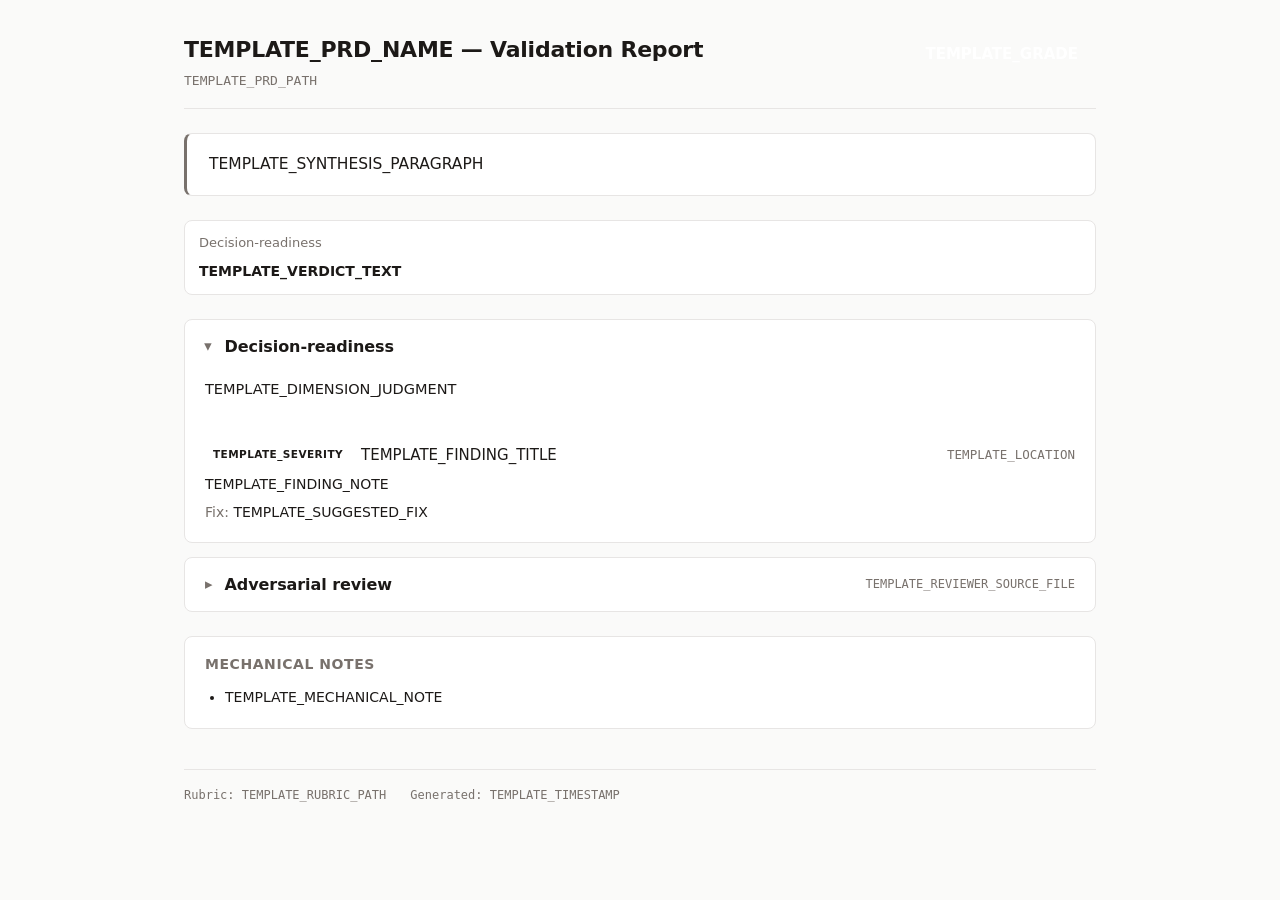
<file: .agents/skills/bmad-prd/assets/validation-report-template.html>
<!DOCTYPE html>
<!--
  PRD Validation Report — skeleton template.

  This file is a starter the synthesis pass fills in directly. There is no
  substitution engine. The LLM:
    1. Reads {doc_workspace}/review-rubric.md and every review-{slug}.md from
       additional reviewers.
    2. Copies this skeleton.
    3. Replaces the placeholder content (everything between TEMPLATE markers)
       with the consolidated review, preserving the structure and CSS.
    4. Writes the result to {doc_workspace}/validation-report.html.
    5. Writes a markdown twin to {doc_workspace}/validation-report.md.

  Visual rules the LLM must preserve:
    - The container width, the color tokens, the typography.
    - One dimension = one collapsible <section class="dimension">.
    - Verdict pill uses the verdict-* class matching its judgment.
    - Severity badge uses the sev-* class matching its level.
    - Each extra reviewer (adversarial, etc.) gets its own collapsible section
      below the rubric dimensions.
    - The footer always shows the artifact paths and timestamp.
-->
<html lang="en">
<head>
<meta charset="utf-8">
<title>PRD Validation: TEMPLATE_PRD_NAME</title>
<style>
  :root {
    --bg: #fafaf9;
    --surface: #ffffff;
    --border: #e7e5e4;
    --text: #1c1917;
    --muted: #78716c;

    --verdict-strong: #16a34a;
    --verdict-adequate: #65a30d;
    --verdict-thin: #d97706;
    --verdict-broken: #dc2626;

    --sev-low: #64748b;
    --sev-medium: #ca8a04;
    --sev-high: #ea580c;
    --sev-critical: #dc2626;

    --grade-exc: #16a34a;
    --grade-good: #65a30d;
    --grade-fair: #d97706;
    --grade-poor: #dc2626;
  }
  * { box-sizing: border-box; }
  html, body { margin: 0; padding: 0; }
  body {
    font-family: -apple-system, BlinkMacSystemFont, "Segoe UI", Inter, system-ui, sans-serif;
    background: var(--bg);
    color: var(--text);
    line-height: 1.6;
    font-size: 15px;
  }
  .container { max-width: 960px; margin: 0 auto; padding: 32px 24px 64px; }

  header.report-header {
    display: flex;
    align-items: flex-start;
    justify-content: space-between;
    gap: 24px;
    padding-bottom: 16px;
    border-bottom: 1px solid var(--border);
    margin-bottom: 24px;
  }
  .title h1 { margin: 0; font-size: 22px; font-weight: 600; letter-spacing: -0.01em; }
  .title .subtitle { color: var(--muted); font-size: 13px; margin-top: 4px; font-family: ui-monospace, "SF Mono", Menlo, monospace; }
  .grade {
    padding: 10px 18px;
    border-radius: 8px;
    font-weight: 600;
    color: white;
    font-size: 15px;
    white-space: nowrap;
  }
  .grade-excellent { background: var(--grade-exc); }
  .grade-good { background: var(--grade-good); }
  .grade-fair { background: var(--grade-fair); }
  .grade-poor { background: var(--grade-poor); }

  .synthesis {
    background: var(--surface);
    border: 1px solid var(--border);
    border-left: 3px solid var(--muted);
    border-radius: 8px;
    padding: 18px 22px;
    margin-bottom: 24px;
    font-size: 15.5px;
  }
  .synthesis p { margin: 0 0 10px; }
  .synthesis p:last-child { margin-bottom: 0; }

  .dimension-summary {
    display: grid;
    grid-template-columns: repeat(auto-fit, minmax(180px, 1fr));
    gap: 10px;
    margin-bottom: 24px;
  }
  .dim-card {
    background: var(--surface);
    border: 1px solid var(--border);
    border-radius: 8px;
    padding: 12px 14px;
  }
  .dim-card .dim-name { font-size: 13px; color: var(--muted); margin-bottom: 6px; }
  .dim-card .dim-verdict { font-size: 14px; font-weight: 600; }

  section.dimension, section.reviewer-section { margin-bottom: 14px; }
  section.dimension details, section.reviewer-section details {
    background: var(--surface);
    border: 1px solid var(--border);
    border-radius: 8px;
    overflow: hidden;
  }
  section summary {
    padding: 14px 20px;
    cursor: pointer;
    user-select: none;
    list-style: none;
    display: flex;
    align-items: center;
    gap: 12px;
  }
  section summary::-webkit-details-marker { display: none; }
  section summary::before {
    content: "▸";
    display: inline-block;
    color: var(--muted);
    transition: transform 0.15s ease;
  }
  section details[open] summary::before { transform: rotate(90deg); }
  section summary h2 {
    display: inline;
    margin: 0;
    font-size: 16px;
    font-weight: 600;
    letter-spacing: -0.005em;
    flex: 1;
  }
  .verdict-pill {
    font-size: 11px;
    padding: 3px 10px;
    border-radius: 999px;
    font-weight: 600;
    text-transform: uppercase;
    letter-spacing: 0.04em;
    color: white;
  }
  .verdict-strong { background: var(--verdict-strong); }
  .verdict-adequate { background: var(--verdict-adequate); }
  .verdict-thin { background: var(--verdict-thin); }
  .verdict-broken { background: var(--verdict-broken); }

  .dim-body { padding: 4px 20px 18px; }
  .dim-judgment { color: var(--text); font-size: 14.5px; }
  .dim-judgment p { margin: 0 0 10px; }

  .findings-list { padding: 0 20px 4px; }
  article.finding {
    padding: 14px 0;
    border-top: 1px solid var(--border);
  }
  article.finding:first-child { border-top: none; }
  article.finding header {
    display: flex;
    align-items: center;
    gap: 10px;
    flex-wrap: wrap;
    margin-bottom: 6px;
  }
  .badge {
    font-size: 10.5px;
    padding: 3px 8px;
    border-radius: 4px;
    font-weight: 600;
    text-transform: uppercase;
    letter-spacing: 0.04em;
    line-height: 1.4;
  }
  .badge-sev-low { background: rgba(100, 116, 139, 0.12); color: var(--sev-low); }
  .badge-sev-medium { background: rgba(202, 138, 4, 0.14); color: var(--sev-medium); }
  .badge-sev-high { background: rgba(234, 88, 12, 0.14); color: var(--sev-high); }
  .badge-sev-critical { background: rgba(220, 38, 38, 0.14); color: var(--sev-critical); }
  .finding-title { margin: 0; font-size: 15px; font-weight: 500; flex: 1; min-width: 200px; }
  .finding-location { font-family: ui-monospace, "SF Mono", Menlo, monospace; font-size: 12.5px; color: var(--muted); }
  .finding-note, .finding-fix { margin-top: 6px; font-size: 14px; }
  .finding-fix strong { color: var(--muted); font-weight: 500; }

  .reviewer-source {
    font-size: 12px;
    color: var(--muted);
    font-family: ui-monospace, "SF Mono", Menlo, monospace;
  }

  .mechanical {
    background: var(--surface);
    border: 1px solid var(--border);
    border-radius: 8px;
    padding: 16px 20px;
    margin-top: 24px;
    font-size: 14px;
  }
  .mechanical h3 { margin: 0 0 10px; font-size: 14px; font-weight: 600; color: var(--muted); text-transform: uppercase; letter-spacing: 0.04em; }
  .mechanical ul { margin: 0; padding-left: 20px; }
  .mechanical li { margin-bottom: 4px; color: var(--text); }

  footer.report-footer {
    margin-top: 40px;
    padding-top: 16px;
    border-top: 1px solid var(--border);
    font-size: 12px;
    color: var(--muted);
    font-family: ui-monospace, "SF Mono", Menlo, monospace;
  }
  footer .meta { display: flex; gap: 24px; flex-wrap: wrap; }
</style>
</head>
<body>
  <div class="container">

    <!-- TEMPLATE: header. Fill prd name, prd path, grade text & class. -->
    <header class="report-header">
      <div class="title">
        <h1>TEMPLATE_PRD_NAME — Validation Report</h1>
        <div class="subtitle">TEMPLATE_PRD_PATH</div>
      </div>
      <div class="grade TEMPLATE_GRADE_CLASS">TEMPLATE_GRADE</div>
    </header>

    <!-- TEMPLATE: overall synthesis paragraphs. Lift directly from
         review-rubric.md "Overall verdict" section; expand if extra reviewers
         materially shift the picture. Wrap each paragraph in <p>. -->
    <div class="synthesis">
      <p>TEMPLATE_SYNTHESIS_PARAGRAPH</p>
    </div>

    <!-- TEMPLATE: dimension summary cards. One per rubric dimension. The
         dim-verdict text uses one of: strong | adequate | thin | broken. -->
    <div class="dimension-summary">
      <div class="dim-card">
        <div class="dim-name">Decision-readiness</div>
        <div class="dim-verdict" style="color: var(--verdict-TEMPLATE_VERDICT)">TEMPLATE_VERDICT_TEXT</div>
      </div>
      <!-- repeat for each of the seven dimensions -->
    </div>

    <!-- TEMPLATE: one section per rubric dimension. Skip a dimension entirely
         if the rubric review marked it n/a for this PRD (e.g. downstream
         usability for a standalone PRD). Open the section by default if
         verdict is thin or broken. -->
    <section class="dimension">
      <details open>
        <summary>
          <h2>Decision-readiness</h2>
          <span class="verdict-pill verdict-TEMPLATE_VERDICT">TEMPLATE_VERDICT_TEXT</span>
        </summary>
        <div class="dim-body">
          <div class="dim-judgment">
            <p>TEMPLATE_DIMENSION_JUDGMENT</p>
          </div>
        </div>
        <div class="findings-list">
          <!-- TEMPLATE: zero or more findings -->
          <article class="finding">
            <header>
              <span class="badge badge-sev-TEMPLATE_SEVERITY">TEMPLATE_SEVERITY</span>
              <h3 class="finding-title">TEMPLATE_FINDING_TITLE</h3>
              <span class="finding-location">TEMPLATE_LOCATION</span>
            </header>
            <div class="finding-note">TEMPLATE_FINDING_NOTE</div>
            <div class="finding-fix"><strong>Fix:</strong> TEMPLATE_SUGGESTED_FIX</div>
          </article>
        </div>
      </details>
    </section>

    <!-- TEMPLATE: one section per extra reviewer that ran (adversarial, etc.).
         Skip this block entirely if only the rubric walker ran. -->
    <section class="reviewer-section">
      <details>
        <summary>
          <h2>Adversarial review</h2>
          <span class="reviewer-source">TEMPLATE_REVIEWER_SOURCE_FILE</span>
        </summary>
        <div class="dim-body">
          <div class="dim-judgment">
            <p>TEMPLATE_REVIEWER_PREAMBLE</p>
          </div>
        </div>
        <div class="findings-list">
          <article class="finding">
            <header>
              <span class="badge badge-sev-TEMPLATE_SEVERITY">TEMPLATE_SEVERITY</span>
              <h3 class="finding-title">TEMPLATE_FINDING_TITLE</h3>
              <span class="finding-location">TEMPLATE_LOCATION</span>
            </header>
            <div class="finding-note">TEMPLATE_FINDING_NOTE</div>
            <div class="finding-fix"><strong>Fix:</strong> TEMPLATE_SUGGESTED_FIX</div>
          </article>
        </div>
      </details>
    </section>

    <!-- TEMPLATE: mechanical notes — short, bulleted. Skip if there are none. -->
    <div class="mechanical">
      <h3>Mechanical notes</h3>
      <ul>
        <li>TEMPLATE_MECHANICAL_NOTE</li>
      </ul>
    </div>

    <footer class="report-footer">
      <div class="meta">
        <span>Rubric: TEMPLATE_RUBRIC_PATH</span>
        <span>Generated: TEMPLATE_TIMESTAMP</span>
      </div>
    </footer>
  </div>
</body>
</html>
</file>
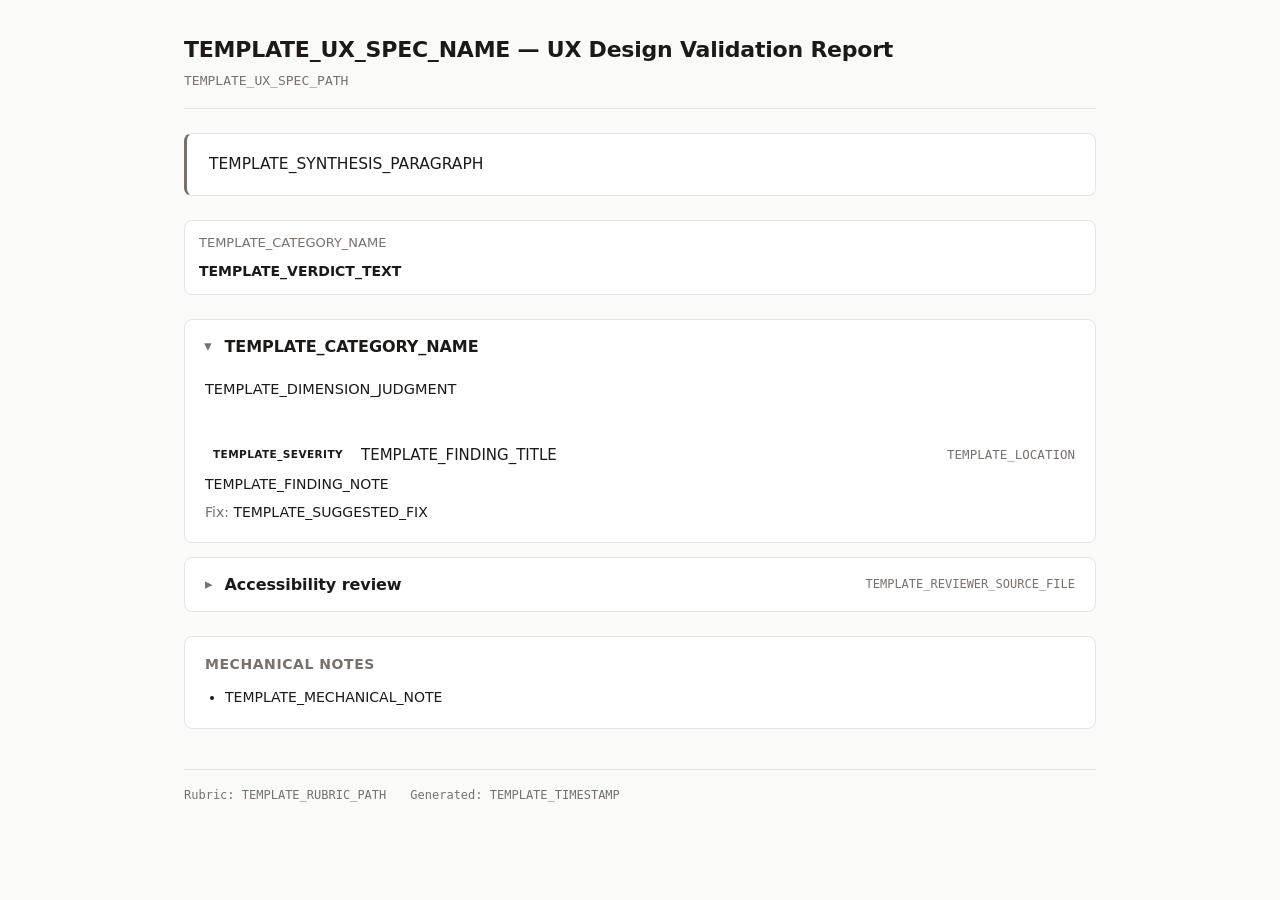
<file: .agents/skills/bmad-ux/assets/validation-report-template.html>
<!DOCTYPE html>
<!--
  UX Design Validation Report — skeleton template.

  This file is a starter the synthesis pass fills in directly. There is no
  substitution engine. The LLM:
    1. Reads {doc_workspace}/review-rubric.md and every review-{slug}.md from
       additional reviewers.
    2. Copies this skeleton.
    3. Replaces the placeholder content (everything between TEMPLATE markers)
       with the consolidated review, preserving the structure and CSS.
    4. Writes the result to {doc_workspace}/validation-report.html.
    5. Writes a markdown twin to {doc_workspace}/validation-report.md.

  Visual rules the LLM must preserve:
    - The container width, the color tokens, the typography.
    - One dimension = one collapsible <section class="dimension">.
    - Verdict pill uses the verdict-* class matching its judgment.
    - Severity badge uses the badge-sev-* class matching its level.
    - Each extra reviewer (accessibility, adversarial, etc.) gets its own
      collapsible section below the rubric dimensions.
    - The footer always shows the artifact paths and timestamp.
-->
<html lang="en">
<head>
<meta charset="utf-8">
<title>UX Design Validation: TEMPLATE_UX_SPEC_NAME</title>
<style>
  :root {
    --bg: #fafaf9;
    --surface: #ffffff;
    --border: #e7e5e4;
    --text: #1c1917;
    --muted: #78716c;

    --verdict-strong: #16a34a;
    --verdict-adequate: #65a30d;
    --verdict-thin: #d97706;
    --verdict-broken: #dc2626;

    --sev-low: #64748b;
    --sev-medium: #ca8a04;
    --sev-high: #ea580c;
    --sev-critical: #dc2626;
  }
  * { box-sizing: border-box; }
  html, body { margin: 0; padding: 0; }
  body {
    font-family: -apple-system, BlinkMacSystemFont, "Segoe UI", Inter, system-ui, sans-serif;
    background: var(--bg);
    color: var(--text);
    line-height: 1.6;
    font-size: 15px;
  }
  .container { max-width: 960px; margin: 0 auto; padding: 32px 24px 64px; }

  header.report-header {
    display: flex;
    align-items: flex-start;
    justify-content: space-between;
    gap: 24px;
    padding-bottom: 16px;
    border-bottom: 1px solid var(--border);
    margin-bottom: 24px;
  }
  .title h1 { margin: 0; font-size: 22px; font-weight: 600; letter-spacing: -0.01em; }
  .title .subtitle { color: var(--muted); font-size: 13px; margin-top: 4px; font-family: ui-monospace, "SF Mono", Menlo, monospace; }

  .synthesis {
    background: var(--surface);
    border: 1px solid var(--border);
    border-left: 3px solid var(--muted);
    border-radius: 8px;
    padding: 18px 22px;
    margin-bottom: 24px;
    font-size: 15.5px;
  }
  .synthesis p { margin: 0 0 10px; }
  .synthesis p:last-child { margin-bottom: 0; }

  .dimension-summary {
    display: grid;
    grid-template-columns: repeat(auto-fit, minmax(180px, 1fr));
    gap: 10px;
    margin-bottom: 24px;
  }
  .dim-card {
    background: var(--surface);
    border: 1px solid var(--border);
    border-radius: 8px;
    padding: 12px 14px;
  }
  .dim-card .dim-name { font-size: 13px; color: var(--muted); margin-bottom: 6px; }
  .dim-card .dim-verdict { font-size: 14px; font-weight: 600; }

  section.dimension, section.reviewer-section { margin-bottom: 14px; }
  section.dimension details, section.reviewer-section details {
    background: var(--surface);
    border: 1px solid var(--border);
    border-radius: 8px;
    overflow: hidden;
  }
  section summary {
    padding: 14px 20px;
    cursor: pointer;
    user-select: none;
    list-style: none;
    display: flex;
    align-items: center;
    gap: 12px;
  }
  section summary::-webkit-details-marker { display: none; }
  section summary::before {
    content: "▸";
    display: inline-block;
    color: var(--muted);
    transition: transform 0.15s ease;
  }
  section details[open] summary::before { transform: rotate(90deg); }
  section summary h2 {
    display: inline;
    margin: 0;
    font-size: 16px;
    font-weight: 600;
    letter-spacing: -0.005em;
    flex: 1;
  }
  .verdict-pill {
    font-size: 11px;
    padding: 3px 10px;
    border-radius: 999px;
    font-weight: 600;
    text-transform: uppercase;
    letter-spacing: 0.04em;
    color: white;
  }
  .verdict-strong { background: var(--verdict-strong); }
  .verdict-adequate { background: var(--verdict-adequate); }
  .verdict-thin { background: var(--verdict-thin); }
  .verdict-broken { background: var(--verdict-broken); }

  .dim-body { padding: 4px 20px 18px; }
  .dim-judgment { color: var(--text); font-size: 14.5px; }
  .dim-judgment p { margin: 0 0 10px; }

  .findings-list { padding: 0 20px 4px; }
  article.finding {
    padding: 14px 0;
    border-top: 1px solid var(--border);
  }
  article.finding:first-child { border-top: none; }
  article.finding header {
    display: flex;
    align-items: center;
    gap: 10px;
    flex-wrap: wrap;
    margin-bottom: 6px;
  }
  .badge {
    font-size: 10.5px;
    padding: 3px 8px;
    border-radius: 4px;
    font-weight: 600;
    text-transform: uppercase;
    letter-spacing: 0.04em;
    line-height: 1.4;
  }
  .badge-sev-low { background: rgba(100, 116, 139, 0.12); color: var(--sev-low); }
  .badge-sev-medium { background: rgba(202, 138, 4, 0.14); color: var(--sev-medium); }
  .badge-sev-high { background: rgba(234, 88, 12, 0.14); color: var(--sev-high); }
  .badge-sev-critical { background: rgba(220, 38, 38, 0.14); color: var(--sev-critical); }
  .finding-title { margin: 0; font-size: 15px; font-weight: 500; flex: 1; min-width: 200px; }
  .finding-location { font-family: ui-monospace, "SF Mono", Menlo, monospace; font-size: 12.5px; color: var(--muted); }
  .finding-note, .finding-fix { margin-top: 6px; font-size: 14px; }
  .finding-fix strong { color: var(--muted); font-weight: 500; }

  .reviewer-source {
    font-size: 12px;
    color: var(--muted);
    font-family: ui-monospace, "SF Mono", Menlo, monospace;
  }

  .mechanical {
    background: var(--surface);
    border: 1px solid var(--border);
    border-radius: 8px;
    padding: 16px 20px;
    margin-top: 24px;
    font-size: 14px;
  }
  .mechanical h3 { margin: 0 0 10px; font-size: 14px; font-weight: 600; color: var(--muted); text-transform: uppercase; letter-spacing: 0.04em; }
  .mechanical ul { margin: 0; padding-left: 20px; }
  .mechanical li { margin-bottom: 4px; color: var(--text); }

  footer.report-footer {
    margin-top: 40px;
    padding-top: 16px;
    border-top: 1px solid var(--border);
    font-size: 12px;
    color: var(--muted);
    font-family: ui-monospace, "SF Mono", Menlo, monospace;
  }
  footer .meta { display: flex; gap: 24px; flex-wrap: wrap; }
</style>
</head>
<body>
  <div class="container">

    <!-- TEMPLATE: header. Fill ux spec name and ux spec path. No overall grade —
         per-category verdicts and severity counts below carry the picture. -->
    <header class="report-header">
      <div class="title">
        <h1>TEMPLATE_UX_SPEC_NAME — UX Design Validation Report</h1>
        <div class="subtitle">TEMPLATE_UX_SPEC_PATH</div>
      </div>
    </header>

    <!-- TEMPLATE: overall synthesis paragraphs. Lift directly from
         review-rubric.md "Overall verdict" section; expand if extra reviewers
         (accessibility, adversarial, etc.) materially shift the picture.
         Wrap each paragraph in <p>. -->
    <div class="synthesis">
      <p>TEMPLATE_SYNTHESIS_PARAGRAPH</p>
    </div>

    <!-- TEMPLATE: dimension summary cards. One per rubric category, in this
         canonical order (from references/validate.md):
           1. Flow coverage
           2. Token completeness
           3. Component coverage
           4. State coverage
           5. Visual reference coverage
           6. Bloat & overspecification
           7. Inheritance discipline
           8. Shape fit
         The dim-verdict text uses one of: strong | adequate | thin | broken. -->
    <div class="dimension-summary">
      <div class="dim-card">
        <div class="dim-name">TEMPLATE_CATEGORY_NAME</div>
        <div class="dim-verdict" style="color: var(--verdict-TEMPLATE_VERDICT)">TEMPLATE_VERDICT_TEXT</div>
      </div>
      <!-- repeat for each of the eight rubric categories -->
    </div>

    <!-- TEMPLATE: one section per rubric category, same canonical order as the
         summary cards above. Skip a category entirely if the rubric review
         marked it n/a for this UX spec. Open the section by default if verdict
         is thin or broken. -->
    <section class="dimension">
      <details open>
        <summary>
          <h2>TEMPLATE_CATEGORY_NAME</h2>
          <span class="verdict-pill verdict-TEMPLATE_VERDICT">TEMPLATE_VERDICT_TEXT</span>
        </summary>
        <div class="dim-body">
          <div class="dim-judgment">
            <p>TEMPLATE_DIMENSION_JUDGMENT</p>
          </div>
        </div>
        <div class="findings-list">
          <!-- TEMPLATE: zero or more findings -->
          <article class="finding">
            <header>
              <span class="badge badge-sev-TEMPLATE_SEVERITY">TEMPLATE_SEVERITY</span>
              <h3 class="finding-title">TEMPLATE_FINDING_TITLE</h3>
              <span class="finding-location">TEMPLATE_LOCATION</span>
            </header>
            <div class="finding-note">TEMPLATE_FINDING_NOTE</div>
            <div class="finding-fix"><strong>Fix:</strong> TEMPLATE_SUGGESTED_FIX</div>
          </article>
        </div>
      </details>
    </section>

    <!-- TEMPLATE: one section per extra reviewer that ran (accessibility,
         adversarial, brand-conformance, etc.). Skip this block entirely if
         only the rubric walker ran. -->
    <section class="reviewer-section">
      <details>
        <summary>
          <h2>Accessibility review</h2>
          <span class="reviewer-source">TEMPLATE_REVIEWER_SOURCE_FILE</span>
        </summary>
        <div class="dim-body">
          <div class="dim-judgment">
            <p>TEMPLATE_REVIEWER_PREAMBLE</p>
          </div>
        </div>
        <div class="findings-list">
          <article class="finding">
            <header>
              <span class="badge badge-sev-TEMPLATE_SEVERITY">TEMPLATE_SEVERITY</span>
              <h3 class="finding-title">TEMPLATE_FINDING_TITLE</h3>
              <span class="finding-location">TEMPLATE_LOCATION</span>
            </header>
            <div class="finding-note">TEMPLATE_FINDING_NOTE</div>
            <div class="finding-fix"><strong>Fix:</strong> TEMPLATE_SUGGESTED_FIX</div>
          </article>
        </div>
      </details>
    </section>

    <!-- TEMPLATE: mechanical notes — short, bulleted. Skip if there are none. -->
    <div class="mechanical">
      <h3>Mechanical notes</h3>
      <ul>
        <li>TEMPLATE_MECHANICAL_NOTE</li>
      </ul>
    </div>

    <footer class="report-footer">
      <div class="meta">
        <span>Rubric: TEMPLATE_RUBRIC_PATH</span>
        <span>Generated: TEMPLATE_TIMESTAMP</span>
      </div>
    </footer>
  </div>
</body>
</html>
</file>
<file: doc-chat/doc-chat.css>
/* Design tokens — map sang token hệ thống, fallback an toàn.
 * Đổi màu toàn module: chỉ sửa khối :root này. */
:root {
  --primary:      var(--primary-color, #15674C);
  --primary-50:   var(--fourth-color, #E1F0EB);
  --primary-25:   color-mix(in srgb, var(--primary-color, #15674C) 8%, transparent);

  /* Surfaces — 3 lớp rõ ràng */
  --surface:      var(--white-color, #FFFFFF);
  --sidebar-bg:   #F7F8FA;
  --surface-2:    #F4F6F8;
  --surface-hover:#F0F2F5;

  --bg:           #F4F6F8;
  --bg-2:         #ECEFF3;

  /* Borders — tinh tế hơn */
  --border:       rgba(0,0,0,.08);
  --border-2:     rgba(0,0,0,.08);
  --border-strong:rgba(0,0,0,.14);

  /* Typography — 4 cấp rõ */
  --text-1: #111827;
  --text-2: #374151;
  --text-3: #6B7280;
  --text-4: #9CA3AF;

  /* Semantics */
  --surface-active: var(--fourth-color, #E1F0EB);
  --overlay:        rgba(0,0,0,.4);
  --danger:         var(--red-color, #D81F25);
  --danger-50:      #FEF2F2;
  --warning:        var(--orange-color, #ECA12B);
  --info:           var(--blue-color, #357EEB);
  --info-50:        var(--blue-light-color, #EFF6FF);
  --online:         var(--green-color, #16A34A);
  --away:           var(--orange-color, #ECA12B);

  /* Radius — duy nhất 1 scale */
  --r-xs:   4px;
  --r-sm:   6px;
  --r-md:   8px;
  --r-lg:   12px;
  --r-xl:   16px;
  --r-full: 999px;

  /* Shadows */
  --sh-1: 0 1px 3px rgba(0,0,0,.06), 0 1px 2px rgba(0,0,0,.04);
  --sh-2: 0 4px 12px rgba(0,0,0,.08), 0 1px 3px rgba(0,0,0,.04);
  --sh-card: 0 1px 4px rgba(0,0,0,.06), 0 0 0 1px rgba(0,0,0,.05);
  --sh-modal: 0 24px 64px -12px rgba(0,0,0,.22), 0 0 0 1px rgba(0,0,0,.06);
  --bubble-radius: 16px;
}

/* ── Reset cục bộ ─────────────────────────────────────────── */
#doc-chat-root * { box-sizing: border-box; }
#doc-chat-root button { font-family: inherit; cursor: pointer; border: 0; background: none; padding: 0; color: inherit; }
#doc-chat-root input,
#doc-chat-root textarea { font-family: inherit; font-size: inherit; color: inherit; }

/* ── Keyframes ────────────────────────────────────────────── */
@keyframes dc-overlay-in  { from { opacity: 0 } to { opacity: 1 } }
@keyframes dc-modal-in    { from { opacity: 0; transform: translateY(6px) scale(.99) } to { opacity: 1; transform: none } }
@keyframes dc-panel-in    { from { opacity: 0; transform: translateX(6px) } to { opacity: 1; transform: none } }
@keyframes dc-typing-dot  { 0%,60%,100% { opacity: .3; transform: translateY(0) } 30% { opacity: 1; transform: translateY(-2px) } }

/* ── Utility ──────────────────────────────────────────────── */
.dc-loading { padding: 32px 24px; text-align: center; color: var(--text-3); font-size: 13px; }
.dc-err     { padding: 10px 14px; color: var(--danger); font-size: 13px; background: var(--danger-50); border-radius: var(--r-sm); margin: 8px; border: 1px solid rgba(220,38,38,.12); }

/* ── Modal root ───────────────────────────────────────────── */
.modal {
  width: 100%; height: 100%;
  background: var(--surface);
  display: flex; flex-direction: column; overflow: hidden;
  position: relative;
  font-family: inherit; font-size: 14px; line-height: 1.5; color: var(--text-1);
  -webkit-font-smoothing: antialiased;
}

/* ── Icon buttons ─────────────────────────────────────────── */
#doc-chat-root .icon-btn {
  width: 32px; height: 32px; border-radius: var(--r-sm);
  display: grid; place-items: center;
  color: var(--text-3);
  transition: background .15s, color .15s;
}
#doc-chat-root .icon-btn:hover  { background: var(--surface-hover); color: var(--text-2); }
#doc-chat-root .icon-btn.active { background: var(--primary-50); color: var(--primary); }
#doc-chat-root .icon-btn.danger:hover { background: var(--danger-50); color: var(--danger); }

/* ── 3-column body ────────────────────────────────────────── */
.modal-body {
  display: grid;
  grid-template-columns: var(--list-w, 300px) 1fr var(--info-w, 0px);
  flex: 1; min-height: 0; overflow: hidden;
}
.modal-body.with-info { --info-w: 300px; }

/* ══════════════════════════════════════════════════════════
   LEFT PANE — Conversation list
   ══════════════════════════════════════════════════════════ */
.convo-pane {
  border-right: 1px solid var(--border);
  display: flex; flex-direction: column; min-height: 0;
  background: var(--sidebar-bg);
  overflow: hidden;
}

.convo-toolbar {
  padding: 14px 12px 12px;
  display: flex; flex-direction: column; gap: 10px;
  border-bottom: 1px solid var(--border);
  flex-shrink: 0;
}

/* Search bar */
.convo-search {
  display: flex; align-items: center; gap: 8px;
  height: 34px;
  background: var(--surface);
  border-radius: var(--r-md);
  padding: 0 10px;
  color: var(--text-4);
  border: 1px solid var(--border);
  transition: border-color .15s, box-shadow .15s;
}
.convo-search:focus-within {
  border-color: var(--primary);
  box-shadow: 0 0 0 3px var(--primary-25);
}
.convo-search input {
  flex: 1; background: transparent; border: 0; outline: 0;
  font-size: 13px; color: var(--text-1);
}
.convo-search input::placeholder { color: var(--text-4); }

/* Filter chips */
.lp-filter-row {
  display: flex; align-items: center; gap: 5px;
  overflow-x: auto; scrollbar-width: none; -ms-overflow-style: none;
}
.lp-filter-row::-webkit-scrollbar { display: none; }

#doc-chat-root .lp-filter-chip {
  display: inline-flex; align-items: center; gap: 4px;
  padding: 3px 10px;
  border-radius: var(--r-full);
  font-size: 12px; font-weight: 500;
  color: var(--text-3);
  background: transparent;
  border: 1px solid var(--border);
  white-space: nowrap; flex-shrink: 0; cursor: pointer;
  transition: background .12s, border-color .12s, color .12s;
  line-height: 1.5;
}
#doc-chat-root .lp-filter-chip:hover {
  background: var(--surface);
  border-color: var(--border-strong);
  color: var(--text-2);
}
#doc-chat-root .lp-filter-chip.active {
  background: var(--primary-50);
  border-color: transparent;
  color: var(--primary);
  font-weight: 600;
}
.lp-chip-count {
  display: inline-flex; align-items: center; justify-content: center;
  min-width: 16px; height: 15px; padding: 0 4px;
  background: var(--info); color: #fff;
  border-radius: var(--r-full); font-size: 10px; font-weight: 700; line-height: 1;
}
#doc-chat-root .lp-filter-chip.active .lp-chip-count { background: var(--primary); }
.lp-chip-caret { font-size: 9px; color: var(--text-4); }

/* Convo tabs — pill segmented */
.convo-tabs {
  display: flex; align-items: center; gap: 4px;
  overflow-x: auto; scrollbar-width: none; -ms-overflow-style: none;
}
.convo-tabs::-webkit-scrollbar { display: none; }

#doc-chat-root .convo-tab {
  display: inline-flex; align-items: center; gap: 4px;
  padding: 4px 11px;
  border-radius: var(--r-full);
  font-size: 12px; font-weight: 500;
  color: var(--text-3);
  background: transparent;
  border: 1px solid var(--border);
  white-space: nowrap; flex-shrink: 0; cursor: pointer;
  line-height: 1.5;
  transition: background .12s, border-color .12s, color .12s;
}
#doc-chat-root .convo-tab:hover {
  background: var(--surface);
  border-color: var(--border-strong);
  color: var(--text-2);
}
#doc-chat-root .convo-tab.active {
  color: var(--primary-color, #15674C);
  background: var(--primary-50);
  border-color: transparent;
  font-weight: 600;
}
#doc-chat-root .convo-tab.active .fa { color: var(--primary-color, #15674C); }

/* Conversation list scroll */
.convo-list { flex: 1; overflow-y: auto; padding: 6px 8px 8px; }

.convo-section-label {
  font-size: 10.5px; font-weight: 600; color: var(--text-4);
  padding: 12px 8px 4px;
  letter-spacing: .07em; text-transform: uppercase;
}

/* Conversation item */
.convo-item {
  display: flex; gap: 10px;
  padding: 9px 10px;
  border-radius: var(--r-md);
  cursor: pointer; position: relative;
  transition: background .12s;
}
.convo-item:hover  { background: rgba(0,0,0,.04); }
.convo-item.active {
  background: var(--primary-50);
}
.convo-item.active::before {
  content: "";
  position: absolute; left: 0; top: 10px; bottom: 10px;
  width: 3px;
  background: var(--primary);
  border-radius: 0 2px 2px 0;
}

/* Avatar */
.convo-avatar-wrap { position: relative; flex-shrink: 0; }
.convo-avatar {
  width: 38px; height: 38px; border-radius: var(--r-full);
  flex-shrink: 0; display: grid; place-items: center;
  color: white; font-weight: 600; font-size: 13px; position: relative;
}
.convo-avatar.group { background: var(--primary-color, #15674C); }

/* User avatars — dynamically colored via inline style (aus_id * 47 hue) */
.convo-avatar.user-1 { background: hsl(47,  55%, 52%); }
.convo-avatar.user-2 { background: hsl(188, 55%, 45%); }
.convo-avatar.user-3 { background: hsl(329, 55%, 55%); }
.convo-avatar.user-4 { background: hsl(94,  45%, 45%); }

.convo-avatar .presence {
  position: absolute; bottom: 0; right: 0;
  width: 10px; height: 10px; border-radius: 999px;
  background: var(--online);
  box-shadow: 0 0 0 2px var(--sidebar-bg);
}
.convo-avatar .presence.away    { background: var(--away); }
.convo-avatar .presence.offline { background: var(--text-4); }

/* Image inside any avatar */
.convo-avatar > .av-img,
.convo-sender-badge > .av-img,
.member-avatar > .av-img,
.member-chip-avatar > .av-img,
.chat-head-avatar > .av-img,
.msg-avatar > .av-img {
  position: absolute; inset: 0;
  width: 100%; height: 100%;
  object-fit: cover; border-radius: inherit;
}

.convo-sender-badge {
  position: absolute; bottom: -2px; right: -2px;
  width: 19px; height: 19px; border-radius: 999px;
  border: 2px solid var(--sidebar-bg);
  display: grid; place-items: center;
  color: white; font-size: 8px; font-weight: 700; z-index: 1;
}
.convo-item.active .convo-sender-badge { border-color: var(--primary-50); }

/* Conv item content */
.convo-content {
  flex: 1; min-width: 0;
  display: flex; flex-direction: column; gap: 2px; justify-content: center;
}
.convo-row1 { display: flex; align-items: center; gap: 6px; }
.convo-name {
  font-size: 13px; font-weight: 600; color: var(--text-1);
  flex: 1; white-space: nowrap; overflow: hidden; text-overflow: ellipsis;
}
.convo-time { font-size: 11px; color: var(--text-4); flex-shrink: 0; }
.convo-item.unread .convo-time { color: var(--primary); font-weight: 600; }

.convo-row2 { display: flex; align-items: center; gap: 6px; }
.convo-preview {
  font-size: 12px; color: var(--text-3);
  flex: 1; white-space: nowrap; overflow: hidden; text-overflow: ellipsis;
}
.convo-sender-name { font-weight: 600; color: var(--text-2); margin-right: 2px; }
.convo-item.unread .convo-preview     { color: var(--text-2); font-weight: 500; }
.convo-item.unread .convo-sender-name { color: var(--text-2); }

.convo-meta { display: flex; align-items: center; gap: 5px; flex-shrink: 0; }
.convo-badge {
  min-width: 17px; height: 17px; padding: 0 5px;
  border-radius: 999px;
  background: var(--primary); color: white;
  font-size: 10.5px; font-weight: 700;
  display: grid; place-items: center;
}

.convo-readers { display: flex; align-items: center; }
.convo-reader-avatar {
  width: 13px; height: 13px; border-radius: 999px;
  border: 1.5px solid var(--sidebar-bg); margin-left: -3px;
}
.convo-item.active .convo-reader-avatar { border-color: var(--primary-50); }

/* Bottom action buttons */
#doc-chat-root .convo-new-btn {
  margin: 0 10px 10px;
  display: flex; align-items: center; justify-content: center; gap: 7px;
  height: 36px;
  background: var(--primary); color: white;
  border-radius: var(--r-sm);
  font-weight: 500; font-size: 13px;
  transition: opacity .15s;
  flex-shrink: 0;
}
#doc-chat-root .convo-new-btn:hover { opacity: .92; }

/* ══════════════════════════════════════════════════════════
   CENTER PANE — Chat
   ══════════════════════════════════════════════════════════ */
.chat-pane {
  display: flex; flex-direction: column;
  min-height: 0; background: var(--surface); overflow: hidden;
}

/* Chat header */
.chat-head {
  padding: 0 16px;
  background: var(--surface);
  border-bottom: 1px solid var(--border);
  display: flex; align-items: center; gap: 10px;
  min-height: 60px; flex-shrink: 0;
}
.chat-head-avatar {
  width: 34px; height: 34px; border-radius: var(--r-full);
  flex-shrink: 0; display: grid; place-items: center;
  color: white; font-weight: 600; font-size: 12px; position: relative;
}
.chat-head-avatar.group { background: var(--primary-color, #15674C); }
.chat-head-info  { display: flex; flex-direction: column; gap: 1px; flex: 1; min-width: 0; }
.chat-head-title {
  font-size: 14px; font-weight: 600; color: var(--text-1);
  display: flex; align-items: center; gap: 6px;
}
.chat-head-sub   { font-size: 12px; color: var(--text-3); }
.chat-head-actions { display: flex; align-items: center; gap: 2px; }

/* Message search bar */
.chat-search-bar {
  padding: 6px 16px;
  border-bottom: 1px solid var(--border);
  flex-shrink: 0; background: var(--surface);
}
.chat-search-bar input {
  width: 100%; padding: 6px 10px;
  border: 1px solid var(--border); border-radius: var(--r-sm);
  font-size: 13px; outline: 0;
  transition: border-color .15s, box-shadow .15s;
  background: var(--sidebar-bg);
}
.chat-search-bar input:focus {
  border-color: var(--primary);
  background: var(--surface);
  box-shadow: 0 0 0 3px var(--primary-25);
}

/* Message thread */
.chat-messages {
  flex: 1; overflow-y: auto;
  padding: 20px 0 8px;
  display: flex; flex-direction: column; gap: 1px;
}

.chat-day-divider {
  display: flex; align-items: center; gap: 12px;
  margin: 20px 24px 10px;
  color: var(--text-4); font-size: 11px; font-weight: 500;
}
.chat-day-divider::before,
.chat-day-divider::after { content: ""; flex: 1; height: 1px; background: var(--border); }

/* Message row */
.msg-row {
  display: flex; gap: 8px;
  padding: 3px 20px;
  position: relative;
  transition: background .1s;
}
.msg-row:hover { background: rgba(0,0,0,.02); }
.msg-row.mine  { flex-direction: row-reverse; }

.msg-avatar {
  width: 30px; height: 30px; border-radius: 999px;
  flex-shrink: 0; display: grid; place-items: center;
  color: white; font-weight: 600; font-size: 11px; position: relative;
}
.msg-avatar.hidden { visibility: hidden; }

.msg-col {
  display: flex; flex-direction: column;
  max-width: 58%; min-width: 0; gap: 3px;
}
.msg-row.mine .msg-col { align-items: flex-end; }

.msg-meta      { display: flex; align-items: baseline; gap: 6px; font-size: 11px; padding: 0 2px; }
.msg-meta-name { color: var(--text-1); font-weight: 600; font-size: 12px; }
.msg-meta-role { color: var(--text-4); font-size: 10.5px; }
.msg-meta-time { color: var(--text-4); }
.msg-seen      { font-size: 11px; color: var(--text-4); margin-top: 1px; align-self: flex-end; }

/* Reply context */
.msg-reply-context {
  border-left: 2px solid var(--primary);
  padding: 4px 8px;
  margin: 0 2px 2px;
  background: var(--primary-25);
  border-radius: 0 var(--r-sm) var(--r-sm) 0;
  font-size: 11.5px; color: var(--text-2);
  max-width: 100%; white-space: nowrap; overflow: hidden; text-overflow: ellipsis;
}
.msg-reply-context .name { color: var(--primary); font-weight: 600; }
.msg-reply-context .body { color: var(--text-3); }

/* Bubbles */
.msg-bubble {
  background: var(--surface);
  border: 1px solid var(--border);
  padding: 8px 12px;
  border-radius: var(--bubble-radius);
  font-size: 13.5px; color: var(--text-1);
  word-wrap: break-word; line-height: 1.5;
  box-shadow: var(--sh-1);
  position: relative;
}
.msg-row.mine .msg-bubble {
  background: var(--primary);
  color: white;
  border-color: transparent;
  box-shadow: 0 1px 3px color-mix(in srgb, var(--primary-color, #15674C) 30%, transparent);
}
.msg-bubble.deleted {
  font-style: italic; color: var(--text-3);
  background: var(--bg-2); border-color: var(--border);
  box-shadow: none;
}
.msg-row.mine .msg-bubble.deleted {
  background: rgba(255,255,255,.15); color: rgba(255,255,255,.65);
}

.msg-bubble .mention {
  background: var(--primary-50); color: var(--primary);
  padding: 1px 5px; border-radius: var(--r-xs); font-weight: 500;
}
.msg-row.mine .msg-bubble .mention {
  background: rgba(255,255,255,.2); color: white;
}

.msg-bubble .doc-tag {
  display: inline-flex; align-items: center; gap: 4px;
  padding: 1px 6px; background: var(--info-50); color: var(--info);
  border-radius: var(--r-xs); font-weight: 500; font-size: 12px;
  border: 1px solid rgba(53,126,235,.12);
}
.msg-row.mine .msg-bubble .doc-tag {
  background: rgba(255,255,255,.2); color: white; border-color: rgba(255,255,255,.25);
}

/* Hover actions on message */
.msg-hover-actions {
  position: absolute; top: -14px; right: 64px;
  display: none;
  background: var(--surface);
  border: 1px solid var(--border);
  border-radius: var(--r-md);
  box-shadow: var(--sh-2);
  padding: 2px;
}
.msg-row.mine .msg-hover-actions { right: auto; left: 64px; }
.msg-row:hover .msg-hover-actions { display: flex; }

#doc-chat-root .msg-hover-action {
  width: 28px; height: 28px;
  border-radius: var(--r-sm);
  display: grid; place-items: center;
  color: var(--text-3);
  transition: background .12s, color .12s;
}
#doc-chat-root .msg-hover-action:hover { background: var(--surface-hover); color: var(--text-1); }

/* Typing indicator */
.typing-row {
  padding: 6px 20px 4px;
  display: flex; gap: 8px; align-items: center; flex-shrink: 0;
}
.typing-bubble {
  display: inline-flex; align-items: center; gap: 3px;
  padding: 7px 12px;
  background: var(--surface);
  border: 1px solid var(--border);
  border-radius: var(--bubble-radius);
  box-shadow: var(--sh-1);
}
.typing-dot {
  width: 5px; height: 5px; border-radius: 999px;
  background: var(--text-3);
  animation: dc-typing-dot 1.2s infinite;
}
.typing-dot:nth-child(2) { animation-delay: .15s; }
.typing-dot:nth-child(3) { animation-delay: .3s; }
.typing-text { font-size: 11.5px; color: var(--text-3); margin-left: 4px; }

/* ── Composer ─────────────────────────────────────────────── */
.composer-wrap { padding: 0 16px 14px; flex-shrink: 0; }

.composer-reply-banner {
  margin-bottom: -1px; padding: 6px 12px;
  background: var(--primary-50);
  border: 1px solid rgba(21,103,76,.12);
  border-top-left-radius: var(--r-md); border-top-right-radius: var(--r-md);
  border-bottom: 0;
  display: flex; align-items: center; gap: 10px; font-size: 12px;
}
.composer-reply-banner .who     { color: var(--primary); font-weight: 600; }
.composer-reply-banner .preview { color: var(--text-2); flex: 1; white-space: nowrap; overflow: hidden; text-overflow: ellipsis; }

.composer {
  background: var(--surface);
  border: 1px solid var(--border);
  border-radius: var(--r-md);
  display: flex; flex-direction: column;
  transition: border-color .15s, box-shadow .15s;
}
.composer:focus-within {
  border-color: var(--primary);
  box-shadow: 0 0 0 3px var(--primary-25);
}
.composer.with-reply { border-top-left-radius: 0; border-top-right-radius: 0; }

.composer-input {
  flex: 1; border: 0; outline: 0; resize: none;
  padding: 12px 14px 4px;
  font-size: 13.5px; min-height: 48px; max-height: 140px;
  line-height: 1.5; background: transparent;
}
.composer-input::placeholder { color: var(--text-4); }

.composer-bottom {
  display: flex; align-items: center;
  padding: 4px 6px 6px; gap: 2px;
}

#doc-chat-root .composer-send {
  margin-left: auto;
  height: 32px; padding: 0 14px;
  background: var(--primary); color: white;
  border-radius: var(--r-sm);
  font-weight: 500; font-size: 13px;
  display: inline-flex; align-items: center; gap: 5px;
  transition: opacity .15s, transform .1s;
}
#doc-chat-root .composer-send:hover  { opacity: .9; }
#doc-chat-root .composer-send:active { transform: scale(.97); }
#doc-chat-root .composer-send:disabled { background: var(--bg-2); color: var(--text-4); cursor: not-allowed; }

/* ══════════════════════════════════════════════════════════
   RIGHT PANE — Info / Doc
   ══════════════════════════════════════════════════════════ */
.info-pane {
  border-left: 1px solid var(--border);
  display: flex; flex-direction: column;
  min-height: 0; background: var(--surface);
  overflow-y: auto; overflow-x: hidden;
  animation: dc-panel-in .2s ease-out;
}

.info-section { border-bottom: 1px solid var(--border); padding: 16px; }

.info-section-title {
  font-size: 10.5px; font-weight: 600; letter-spacing: .07em;
  text-transform: uppercase; color: var(--text-4);
  margin-bottom: 12px;
  display: flex; align-items: center; gap: 8px;
}
.info-section-title .fa,
.info-section-title .icon { color: var(--text-4); }
.info-section-title .count {
  background: var(--bg-2); color: var(--text-3);
  padding: 0 6px; border-radius: var(--r-full);
  font-size: 10px; line-height: 15px; height: 15px;
  display: inline-grid; place-items: center;
}
.info-section-title .action {
  margin-left: auto; color: var(--primary); font-weight: 600;
  cursor: pointer; text-transform: none; letter-spacing: 0;
  font-size: 12px;
}
.info-section-title .action:hover { text-decoration: underline; }

/* Doc summary card — nổi bật */
.doc-summary-card {
  background: var(--primary-50);
  border: 1px solid rgba(21,103,76,.1);
  border-radius: var(--r-lg);
  padding: 14px;
  box-shadow: 0 1px 3px rgba(21,103,76,.06);
}
.doc-summary-no {
  font-size: 13.5px; font-weight: 700; color: var(--primary);
  margin-bottom: 4px;
  display: flex; align-items: center; justify-content: space-between; gap: 8px;
}
.doc-summary-no .label  { overflow: hidden; text-overflow: ellipsis; white-space: nowrap; }
.doc-summary-no .status {
  font-size: 10.5px; font-weight: 600;
  background: var(--surface); color: var(--warning);
  padding: 2px 8px; border-radius: var(--r-full);
  border: 1px solid rgba(236,161,43,.25);
  flex-shrink: 0;
}
.doc-summary-type { font-size: 12px; color: var(--text-3); margin-bottom: 10px; }
.doc-summary-rows { display: grid; gap: 7px; }
.doc-summary-row  { display: flex; justify-content: space-between; gap: 8px; font-size: 12.5px; }
.doc-summary-row .k { color: var(--text-3); white-space: nowrap; }
.doc-summary-row .v { color: var(--text-1); font-weight: 500; text-align: right; }
.doc-summary-row .v.money { font-weight: 700; color: var(--primary); font-size: 13px; }
.doc-summary-divider { border: 0; border-top: 1px dashed rgba(21,103,76,.2); margin: 4px 0; }

/* Quick actions */
.quick-action {
  display: flex; align-items: center; gap: 10px;
  padding: 8px 10px; border-radius: var(--r-sm);
  cursor: pointer; transition: background .12s;
  color: var(--text-1); font-size: 13px;
}
.quick-action:hover { background: var(--surface-hover); }
.quick-action-icon {
  width: 28px; height: 28px;
  background: var(--bg-2); border-radius: var(--r-sm);
  display: grid; place-items: center; color: var(--text-3); flex-shrink: 0;
  transition: background .12s, color .12s;
}
.quick-action:hover .quick-action-icon { background: var(--primary-50); color: var(--primary); }

/* Members list */
.member-row    { display: flex; align-items: center; gap: 10px; padding: 6px 0; }
.member-avatar {
  width: 30px; height: 30px; border-radius: 999px;
  display: grid; place-items: center; color: white;
  font-weight: 600; font-size: 11px; position: relative; flex-shrink: 0;
}
.member-avatar .presence {
  position: absolute; bottom: -1px; right: -1px;
  width: 9px; height: 9px; border-radius: 999px;
  box-shadow: 0 0 0 2px var(--surface); background: var(--online);
}
.member-avatar .presence.away    { background: var(--away); }
.member-avatar .presence.offline { background: var(--text-4); }
.member-info { flex: 1; min-width: 0; }
.member-name { font-size: 13px; font-weight: 500; color: var(--text-1); white-space: nowrap; overflow: hidden; text-overflow: ellipsis; }
.member-role { font-size: 11.5px; color: var(--text-3); }
.member-badge { font-size: 10px; padding: 1px 7px; border-radius: var(--r-full); font-weight: 600; flex-shrink: 0; }
.member-badge.owner { background: var(--primary-50); color: var(--primary); border: 1px solid rgba(21,103,76,.12); }
.member-badge.admin { background: var(--info-50); color: var(--info); border: 1px solid rgba(53,126,235,.12); }

/* File rows */
.file-row {
  display: flex; align-items: center; gap: 10px;
  padding: 6px; border-radius: var(--r-sm);
  cursor: pointer; transition: background .12s; margin: 0 -6px;
}
.file-row:hover { background: var(--surface-hover); }
.file-row .when { font-size: 11px; color: var(--text-4); flex-shrink: 0; }
.msg-attach-icon {
  width: 30px; height: 30px; background: var(--info-50); color: var(--info);
  border-radius: var(--r-sm); display: grid; place-items: center; flex-shrink: 0;
}
.msg-attach-icon.xls { background: #DCFCE7; color: #166534; }
.msg-attach-icon.pdf { background: #FEE2E2; color: #991B1B; }
.msg-attach-info { flex: 1; min-width: 0; }
.msg-attach-name { font-size: 12.5px; font-weight: 500; white-space: nowrap; overflow: hidden; text-overflow: ellipsis; }
.msg-attach-size { font-size: 11.5px; color: var(--text-3); }

/* Related docs */
.related-doc {
  padding: 10px 12px; border: 1px solid var(--border);
  border-radius: var(--r-md); margin-bottom: 6px;
  cursor: pointer; transition: border-color .12s, background .12s;
}
.related-doc:hover { border-color: rgba(21,103,76,.3); background: var(--primary-25); }
.related-doc .no   { font-size: 12.5px; font-weight: 600; color: var(--text-1); margin-bottom: 2px; }
.related-doc .meta { font-size: 11.5px; color: var(--text-3); }

/* ══════════════════════════════════════════════════════════
   COMPOSE SCREEN — New DM / Group
   ══════════════════════════════════════════════════════════ */

/* Type tabs — segmented control */
.dc-type-tabs {
  display: flex; gap: 2px; padding: 3px;
  background: var(--bg-2); border-radius: var(--r-md);
}
#doc-chat-root .dc-type-tab {
  flex: 1; display: flex; align-items: center; justify-content: center; gap: 6px;
  padding: 6px 14px; border-radius: var(--r-sm); border: 0;
  background: transparent;
  font-size: 13px; font-weight: 500; color: var(--text-3);
  cursor: pointer; transition: color .15s, background .15s, box-shadow .15s;
  user-select: none;
}
.dc-type-tab input[type="radio"] { display: none; }
.dc-type-tab .fa { font-size: 12.5px; opacity: .7; }
#doc-chat-root .dc-type-tab:hover  { color: var(--text-1); }
#doc-chat-root .dc-type-tab.active {
  background: var(--surface); color: var(--text-1); font-weight: 600;
  box-shadow: 0 1px 3px rgba(0,0,0,.08), 0 0 0 1px rgba(0,0,0,.05);
}
#doc-chat-root .dc-type-tab.active .fa { opacity: 1; color: var(--primary-color, #15674C); }

/* Doc context banner */
.dc-create-context {
  background: var(--primary-25); border: 1px solid rgba(21,103,76,.1);
  border-radius: var(--r-md); padding: 8px 12px;
  font-size: 12px; color: var(--primary);
  display: flex; align-items: center; gap: 8px;
}

/* Member chips */
.member-pick {
  display: flex; flex-wrap: wrap; gap: 5px; padding: 6px;
  min-height: 40px; border: 1px solid var(--border);
  border-radius: var(--r-sm); background: var(--surface);
  align-content: flex-start;
}
.member-chip {
  display: inline-flex; align-items: center; gap: 4px;
  padding: 3px 4px 3px 3px;
  background: var(--primary-50); border: 1px solid rgba(21,103,76,.12);
  border-radius: var(--r-full);
  font-size: 12px; color: var(--primary); font-weight: 500;
}
.member-chip-avatar {
  width: 18px; height: 18px; border-radius: 999px;
  position: relative; display: grid; place-items: center;
  color: white; font-size: 9px; font-weight: 700;
}
.member-chip .x {
  width: 16px; height: 16px; display: grid; place-items: center;
  border-radius: 999px; cursor: pointer; font-size: 12px;
  color: var(--text-3); line-height: 1; transition: background .12s, color .12s;
}
.member-chip .x:hover { background: rgba(21,103,76,.12); color: var(--primary); }

/* Checkbox */
.dc-checkbox {
  width: 17px; height: 17px; border-radius: 4px; flex-shrink: 0;
  border: 1.5px solid var(--border-strong);
  background: var(--surface);
  display: grid; place-items: center;
  transition: background .12s, border-color .12s;
}
.member-suggest-item.selected .dc-checkbox { background: var(--primary); border-color: var(--primary); }
.member-suggest-item.selected .dc-checkbox::after { content: "✓"; color: white; font-size: 10.5px; font-weight: 700; line-height: 1; }

/* ── Nested overlay (create conv dialog) ──────────────────── */
.nested-overlay {
  position: absolute; inset: 0;
  background: rgba(0,0,0,.3);
  display: flex; align-items: center; justify-content: center;
  z-index: 200;
  backdrop-filter: blur(3px);
  animation: dc-overlay-in .18s ease-out;
}
.nested-modal {
  width: 460px;
  background: var(--surface);
  border-radius: var(--r-xl);
  box-shadow: var(--sh-modal);
  overflow: hidden;
  animation: dc-modal-in .22s cubic-bezier(.16,1,.3,1);
}
.nested-head {
  padding: 16px 18px;
  border-bottom: 1px solid var(--border);
  display: flex; align-items: center; gap: 10px;
}
.nested-title { font-size: 15px; font-weight: 600; flex: 1; }
.nested-body {
  padding: 16px 18px;
  display: flex; flex-direction: column; gap: 14px;
  max-height: 60vh; overflow-y: auto;
}
.nested-foot {
  padding: 12px 18px;
  border-top: 1px solid var(--border);
  display: flex; gap: 8px; justify-content: flex-end;
  background: var(--bg);
}

/* Form elements */
.form-field  { display: flex; flex-direction: column; gap: 5px; }
.form-label  { font-size: 12px; font-weight: 500; color: var(--text-2); }
.form-input  {
  height: 36px; border: 1px solid var(--border);
  border-radius: var(--r-sm); padding: 0 10px;
  background: var(--surface); font-size: 13px; outline: 0;
  transition: border-color .15s, box-shadow .15s;
}
.form-input:focus {
  border-color: var(--primary);
  box-shadow: 0 0 0 3px var(--primary-25);
}

/* Member suggest list */
.member-suggest {
  padding: 4px 0;
  max-height: 240px; overflow-y: auto;
  border: 1px solid var(--border); border-radius: var(--r-md);
}
.member-suggest-item {
  display: flex; align-items: center; gap: 10px;
  padding: 8px 10px; cursor: pointer;
}
.member-suggest-item:hover    { background: var(--surface-hover); }
.member-suggest-item.selected { background: var(--primary-50); }

/* Buttons */
#doc-chat-root .btn-primary {
  height: 36px; padding: 0 16px;
  background: var(--primary); color: white;
  border-radius: var(--r-sm); font-weight: 500; font-size: 13px;
  display: inline-flex; align-items: center; gap: 6px;
  cursor: pointer; border: 0; font-family: inherit;
  transition: opacity .15s, transform .08s;
}
#doc-chat-root .btn-primary:hover  { opacity: .92; }
#doc-chat-root .btn-primary:active { transform: scale(.97); }
#doc-chat-root .btn-primary:disabled { background: var(--bg-2); color: var(--text-4); cursor: not-allowed; opacity: 1; }

#doc-chat-root .btn-ghost {
  height: 36px; padding: 0 16px;
  background: var(--surface); color: var(--text-1);
  border: 1px solid var(--border);
  border-radius: var(--r-sm); font-weight: 500; font-size: 13px;
  display: inline-flex; align-items: center; gap: 6px;
  cursor: pointer; font-family: inherit;
  transition: background .15s, transform .08s;
}
#doc-chat-root .btn-ghost:hover  { background: var(--surface-hover); border-color: var(--border-strong); }
#doc-chat-root .btn-ghost:active { transform: scale(.97); }

/* ── Scrollbars ───────────────────────────────────────────── */
.convo-list::-webkit-scrollbar,
.chat-messages::-webkit-scrollbar,
.info-pane::-webkit-scrollbar,
.nested-body::-webkit-scrollbar { width: 5px; }

.convo-list::-webkit-scrollbar-thumb,
.chat-messages::-webkit-scrollbar-thumb,
.info-pane::-webkit-scrollbar-thumb,
.nested-body::-webkit-scrollbar-thumb { background: var(--border-strong); border-radius: 999px; }

.convo-list::-webkit-scrollbar-thumb:hover,
.chat-messages::-webkit-scrollbar-thumb:hover,
.info-pane::-webkit-scrollbar-thumb:hover { background: var(--text-4); }

/* ── Compose screen (inline trong left pane) ──────────────── */
.convo-pane > .dc-screen { display: flex; flex-direction: column; min-height: 0; flex: 1; }
#dc-list-screen > #dc-conv-list { flex: 1; min-height: 0; display: flex; flex-direction: column; }

.dc-list-actions { display: flex; gap: 8px; padding: 0 10px 10px; flex-shrink: 0; }
#doc-chat-root .dc-list-actions .btn-ghost,
#doc-chat-root .dc-list-actions .btn-primary { flex: 1; justify-content: center; }

@keyframes dc-slide-left { from { transform: translateX(-8px); opacity: 0; } to { transform: none; opacity: 1; } }
.dc-compose { background: var(--surface); animation: dc-slide-left .18s cubic-bezier(.16,1,.3,1); }

.dc-compose-head {
  display: flex; align-items: center; gap: 8px;
  padding: 11px 12px; border-bottom: 1px solid var(--border); flex-shrink: 0;
}
.dc-compose-title { font-size: 14px; font-weight: 600; color: var(--text-1); flex: 1; }
.dc-compose-body {
  flex: 1; min-height: 0; overflow-y: auto;
  padding: 12px; display: flex; flex-direction: column; gap: 14px;
}
.dc-compose-body .member-suggest { max-height: none; }
.dc-compose-foot {
  flex-shrink: 0; padding: 12px; border-top: 1px solid var(--border);
  display: flex; gap: 8px; background: var(--bg);
}
#doc-chat-root .dc-compose-foot .btn-primary { flex: 1; justify-content: center; }

/* Dept headers */
.dc-dept-h {
  position: sticky; top: 0; z-index: 1;
  background: var(--surface);
  font-size: 10.5px; font-weight: 700; letter-spacing: .06em;
  text-transform: uppercase; color: var(--text-4);
  padding: 10px 10px 5px;
  display: flex; align-items: center; gap: 6px;
}
.dc-dept-h .ct { color: var(--text-4); font-weight: 600; }

.dc-compose-body::-webkit-scrollbar { width: 5px; }
.dc-compose-body::-webkit-scrollbar-thumb { background: var(--border-strong); border-radius: 999px; }

/* Doc context bar — top of modal (modal header context) */
.dc-ctx-bar {
  padding: 6px 16px;
  background: var(--primary-25);
  border-bottom: 1px solid rgba(21,103,76,.1);
  font-size: 12px; color: var(--text-2);
  display: flex; align-items: center; gap: 6px; flex-shrink: 0;
}
</file>
